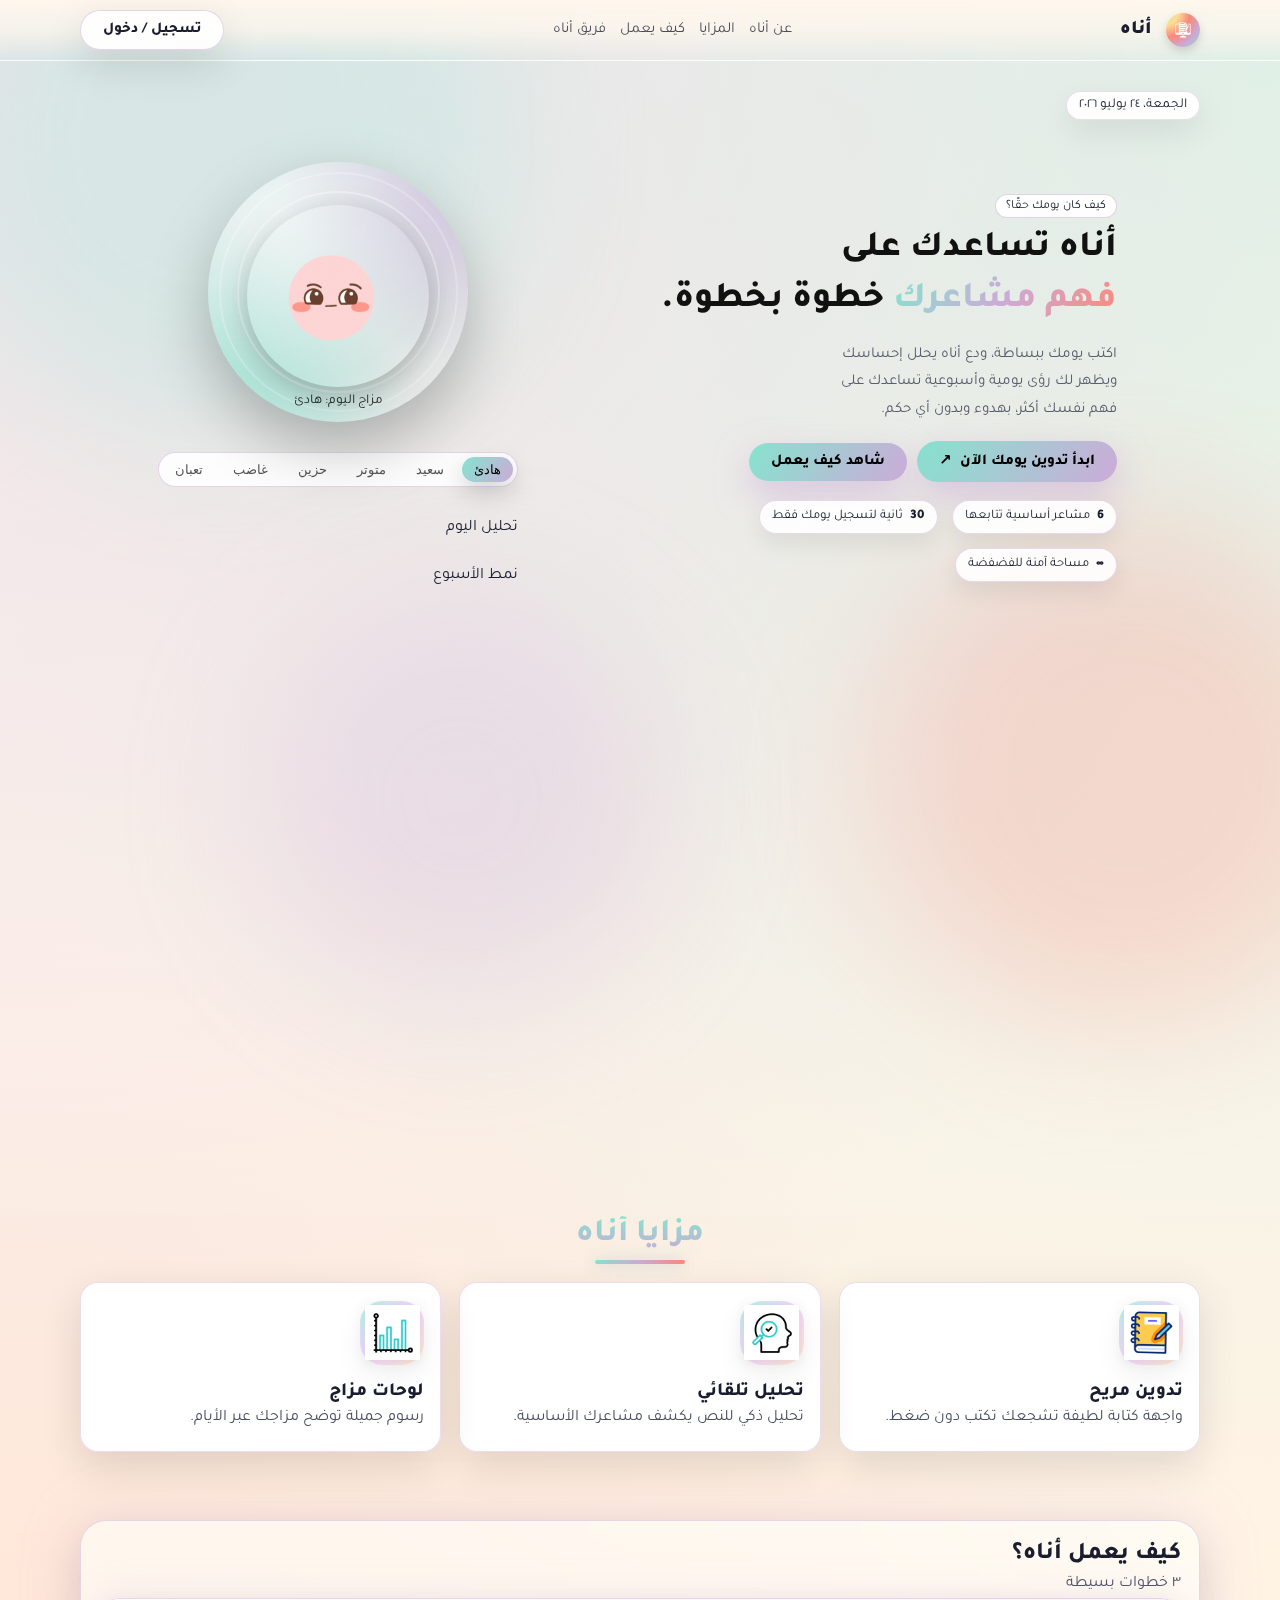
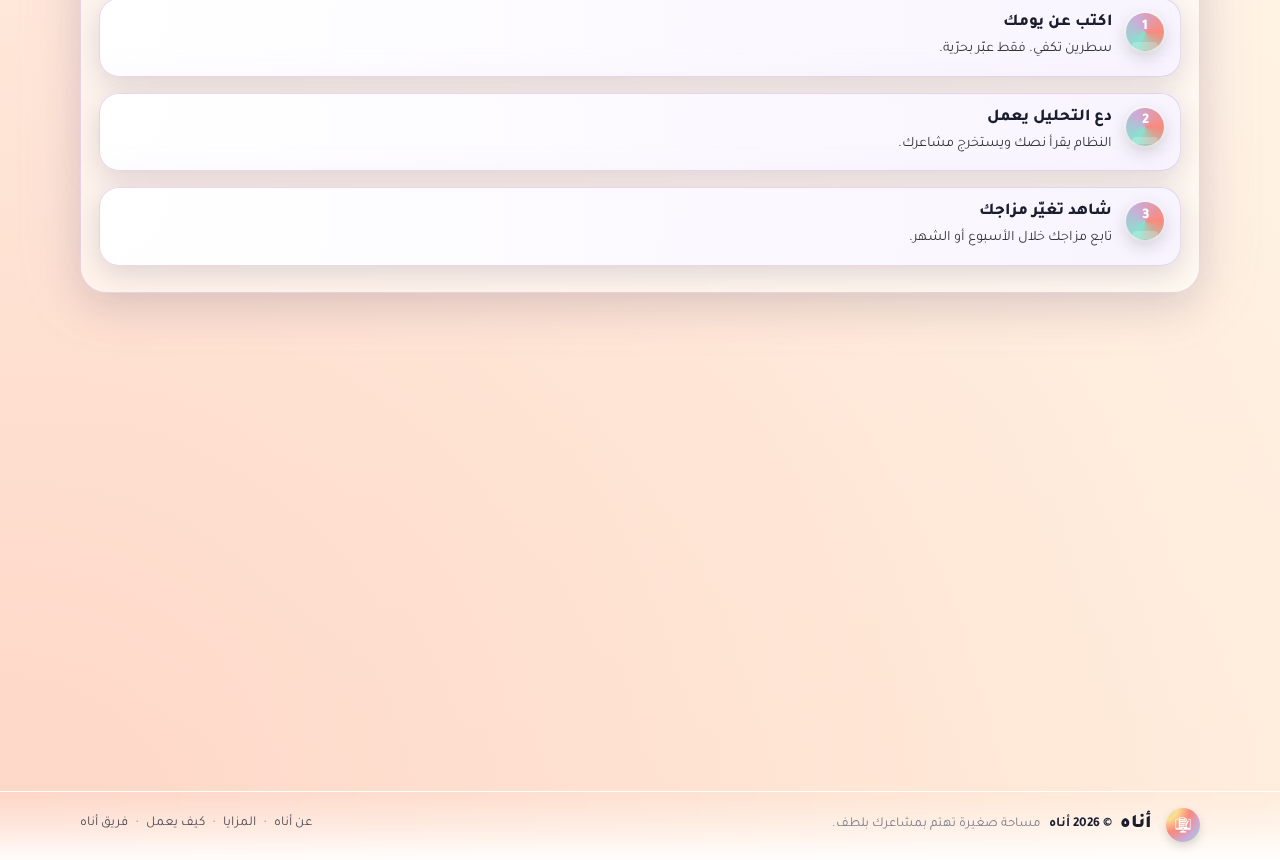
<file: index.html>
<!DOCTYPE html>
<html lang="ar" dir="rtl">
  <head>
    <meta charset="UTF-8" />
    <title>أناه | مساحة تهتم بمشاعرك</title>
    <meta name="viewport" content="width=device-width, initial-scale=1" />

    <!-- Tajawal font -->
    <link rel="preconnect" href="https://fonts.googleapis.com" />
    <link rel="preconnect" href="https://fonts.gstatic.com" crossorigin />
    <link
      href="https://fonts.googleapis.com/css2?family=Tajawal:wght@400;500;700;800;900&display=swap"
      rel="stylesheet"
    />

    <link rel="stylesheet" href="styles.css" />
  </head>
  <body class="page-welcome has-animated-bg">
    <!-- BACKGROUND BLOBS (FAIRY GLASS) -->
    <div class="bg-blobs">
      <div class="blob mint"></div>
      <div class="blob peach"></div>
      <div class="blob purple"></div>
    </div>

    <!-- HEADER -->
    <header class="site-header">
      <div class="shell">
        <nav class="nav">
          <!-- BRAND -->
          <a href="index.html" class="brand">
            <img src="images/anah.jpeg" alt="anah logo" class="brand-icon" />
            <span>أناه</span>
          </a>

          <!-- NAV LINKS -->
          <ul class="nav-links">
            <li><a href="#about" class="anim-underline">عن أناه</a></li>

            <li><a href="#features" class="anim-underline">المزايا</a></li>
            <li><a href="#flow" class="anim-underline">كيف يعمل</a></li>
            <li><a href="team.html" class="anim-underline">فريق أناه</a></li>
          </ul>

          <!-- AUTH -->
          <a href="SignOrLogin.html" class="pill-button pill-ghost"
            >تسجيل / دخول</a
          >
        </nav>
      </div>
    </header>

    <!-- MAIN CONTENT -->
    <main class="shell">
      <!-- DATE CHIP -->
      <div class="date-display reveal anim-fade-up">
        <span id="today-date"></span>
      </div>

      <!-- HERO SECTION -->
      <section class="hero-grid" id="start">
        <!-- RIGHT: COPY -->
        <div class="hero-copy reveal">
          <span class="hero-badge">كيف كان يومك حقًا؟</span>

          <h1 class="hero-heading">
            أناه تساعدك على
            <span class="hero-highlight">فهم مشاعرك</span>
            خطوة بخطوة.
          </h1>

          <p class="hero-subtext">
            اكتب يومك ببساطة، ودع أناه يحلل إحساسك ويظهر لك رؤى يومية وأسبوعية
            تساعدك على فهم نفسك أكثر، بهدوء وبدون أي حكم.
          </p>

          <div class="hero-main-actions">
            <a href="SignOrLogin.html" class="pill-button pill-primary">
              ابدأ تدوين يومك الآن
              <span class="pill-icon">↗</span>
            </a>

           <button class="ghost-link" data-scroll="#flow">
  شاهد كيف يعمل
</button>
          </div>

          <div class="hero-stats">
            <div class="stat">
              <span class="stat-number">6</span>
              <span class="stat-label">مشاعر أساسية تتابعها</span>
            </div>
            <div class="stat">
              <span class="stat-number">30</span>
              <span class="stat-label">ثانية لتسجيل يومك فقط</span>
            </div>
            <div class="stat">
              <span class="stat-number">∞</span>
              <span class="stat-label">مساحة آمنة للفضفضة</span>
            </div>
          </div>
        </div>

        <!-- LEFT: MOOD ORB -->
        <div class="hero-visual reveal">
          <div class="mood-orb" id="mood-orb">
            <div class="mood-orb-ring ring-1"></div>
            <div class="mood-orb-ring ring-2"></div>

            <!-- image instead of emoji -->
            <img
              id="mood-image"
              class="mood-orb-image"
              src="images/Ok.png"
              alt="مزاج اليوم"
            />

            <div class="mood-label" id="mood-label">مزاج اليوم: هادئ</div>
          </div>

          <div class="mood-chips">
            
            <button
              class="mood-chip is-active"
              data-mood="calm"
              data-label="مزاج اليوم: هادئ"
              data-image="images/Ok.png"
            >
              هادئ
            </button>
            <button
              class="mood-chip"
              data-mood="happy"
              data-label="مزاج اليوم: سعيد"
              data-image="images/Habby.png"
            >
              سعيد
            </button>
            <button
              class="mood-chip"
              data-mood="stressed"
              data-label="مزاج اليوم: متوتر"
              data-image="images/worried.png"
            >
              متوتر
            </button>
            <button
              class="mood-chip"
              data-mood="sad"
              data-label="مزاج اليوم: حزين"
              data-image="images/Sad.png"
            >
              حزين
            </button>
            <button
              class="mood-chip"
              data-mood="angry"
              data-label="مزاج اليوم: غاضب"
              data-image="images/Angry.png"
            >
              غاضب
            </button>
            <button
              class="mood-chip"
              data-mood="tired"
              data-label="مزاج اليوم: متعب"
              data-image="images/Tired.png"
            >
              تعبان
            </button>
          </div>

          <div class="mini-card-list">
            <div class="mini-card">
              <span class="mini-label">تحليل اليوم</span>
              <p class="mini-text type-soft">
                المشاعر الغالبة اليوم: رضا + هدوء.
              </p>
            </div>
            <div class="mini-card">
              <span class="mini-label">نمط الأسبوع</span>
              <p class="mini-text type-soft">
                الأيام الدراسية = مجهود أعلى، الإجازة = هدوء.
              </p>
            </div>
          </div>
        </div>
      </section>
      <!-- ABOUT SECTION -->
      <section class="about-anah" id="about">
        <div class="shell fade-up">
          <h2 class="about-title">عن أناه</h2>
          <div class="anim-separator"></div>
          <p class="about-sub">
            أناه هو مساحة شخصية هادئة تساعدك تلاحظ مشاعرك وتتعامل معها بوعي،
            بعيدًا عن الضجيج والتقييم والضغط. هنا… أنت تكتب لنفسك فقط، والنظام
            يعرض لك ملاحظات تساعدك تفهم ذاتك أكثر.
          </p>

          <div class="about-grid">
            <div class="about-card anim-glow-card">
              <h3>✦ لماذا أنشأنا أناه؟</h3>
              <p>
                لأننا نؤمن بأن المشاعر تحتاج مكان آمن يسمعها. كثير من الناس
                يمرّون بأيام صعبة أو جميلة دون ما يلاحظون نمط مشاعرهم، وهنا يأتي
                دور أناه ليلتقط هذه التفاصيل الصغيرة.
              </p>
            </div>

            <div class="about-card anim-glow-card">
              <h3>✦ كيف يساعدك؟</h3>
              <p>
                من خلال تحليل يومياتك، متابعة مزاجك، وعرض رؤية بسيطة عن أسبوعك
                وشهرك، يساعدك أناه تكتشف: متى تكون بأفضل حالاتك؟ ومتى تحتاج راحة
                أو دعم؟
              </p>
            </div>

            <div class="about-card anim-glow-card">
              <h3>✦ لمن صُمّم؟</h3>
              <p>
                لأي شخص يريد مساحة آمنة، بسيطة وجميلة، يسجّل شعوره دون حكم… فقط
                بصدق وراحة.
              </p>
            </div>
          </div>
        </div>
      </section>
      <!-- FEATURES -->
      <section class="features" id="features">
        <h2 class="reveal anim-fade-up">مزايا أناه</h2>
        <div class="anim-separator"></div>

        <div class="feature-grid">
          <!-- 1) Comfortable Journaling – Notebook -->
          <div class="feature anim-glow-card reveal">
            <div class="feature-icon">
              <img src="images/journal.gif" alt="دفتر التدوين" />
            </div>
            <h3>تدوين مريح</h3>
            <p>واجهة كتابة لطيفة تشجعك تكتب دون ضغط.</p>
          </div>

          <!-- 2) Automatic Analysis – Head + Lens -->
          <div class="feature anim-glow-card reveal">
            <div class="feature-icon">
              <img src="images/analyze.gif" alt="تحليل ذكي للمشاعر" />
            </div>
            <h3>تحليل تلقائي</h3>
            <p>تحليل ذكي للنص يكشف مشاعرك الأساسية.</p>
          </div>

         <!-- 3) Mood Boards – Graph -->
          <div class="feature anim-glow-card reveal">
            <div class="feature-icon">
              <img
                src="images/analysis-graph.gif"
                alt="لوحات مزاج ورسوم بيانية"
              />
            </div>
            <h3>لوحات مزاج</h3>
            <p>رسوم جميلة توضح مزاجك عبر الأيام.</p>
          </div>
        </div>
      </section>

      <!-- HOW IT WORKS -->
      <section class="section section-alt" id="flow">
        <div class="section-header reveal anim-fade-up">
          <h2>كيف يعمل أناه؟</h2>
          <p class="eyebrow">٣ خطوات بسيطة</p>
        </div>

        <ol class="flow-steps">
          <li class="flow-step reveal">
            <span class="step-number">1</span>
            <div class="step-body">
              <h3>اكتب عن يومك</h3>
              <p>سطرين تكفي. فقط عبّر بحرّية.</p>
            </div>
          </li>

          <li class="flow-step reveal">
            <span class="step-number">2</span>
            <div class="step-body">
              <h3>دع التحليل يعمل</h3>
              <p>النظام يقرأ نصك ويستخرج مشاعرك.</p>
            </div>
          </li>

          <li class="flow-step reveal">
            <span class="step-number">3</span>
            <div class="step-body">
              <h3>شاهد تغيّر مزاجك</h3>
              <p>تابع مزاجك خلال الأسبوع أو الشهر.</p>
            </div>
          </li>
        </ol>
      </section>

      <section class="why-anah shell fade-up">
        <h2>لماذا أناه؟</h2>
        <div class="anim-separator"></div>
        <p class="why-sub">
          مساحة تُصمَّم بعناية لتجعل يومك أبسط، أوضح، وأهدأ.
        </p>

        <div class="why-grid">
          <div class="why-card anim-glow-card">
            <h3>✦ مصمّم ليكون لطيفًا</h3>
            <p>ألوان هادئة، عناصر بسيطة، وخبرة مستخدم تهدّئ ولا تربك.</p>
          </div>

          <div class="why-card anim-glow-card">
            <h3>✦ بدون أي حكم</h3>
            <p>أناه يفهم مشاعرك، لكنه لا يقيّمك. فقط يعرض لك الصورة بصدق.</p>
          </div>

          <div class="why-card anim-glow-card">
            <h3>✦ يسهّل عليك ملاحظة نفسك</h3>
            <p>
              تتبّع أسبوعي وشهري يساعدك تشوف التغيّرات الصغيرة اللي تصنع فرق.
            </p>
          </div>

          <div class="why-card anim-glow-card">
            <h3>✦ 30 ثانية يوميًا فقط</h3>
            <p>
              لا تحتاج وقت طويل. سطرين يوميًا تكفي لبداية رحلة جميلة مع ذاتك.
            </p>
          </div>
        </div>
      </section>
    </main>

    <!-- FOOTER -->
    <footer class="site-footer">
      <div class="shell footer-row">
        <div class="footer-left">
          <a href="index.html" class="brand">
            <img src="images/anah.jpeg" alt="anah logo" class="brand-icon" />
            <span>أناه</span>
          </a>
          <span class="footer-copy"> © <span id="year"></span> أناه </span>
          <span class="footer-tagline"> مساحة صغيرة تهتم بمشاعرك بلطف. </span>
        </div>

        <nav class="footer-links">
          <a href="#about">عن أناه</a>
          <span class="footer-dot">·</span>
          <a href="#features">المزايا</a>
          <span class="footer-dot">·</span>
           <a href="#flow">كيف يعمل</a>
          <span class="footer-dot">·</span>
          <a href="team.html">فريق أناه</a>
        </nav>
      </div>
    </footer>
    <button id="backTop" class="back-top">↑</button>
    <script src="utils.js"></script>
    <script src="app.js"></script>
  </body>
</html>
</file>
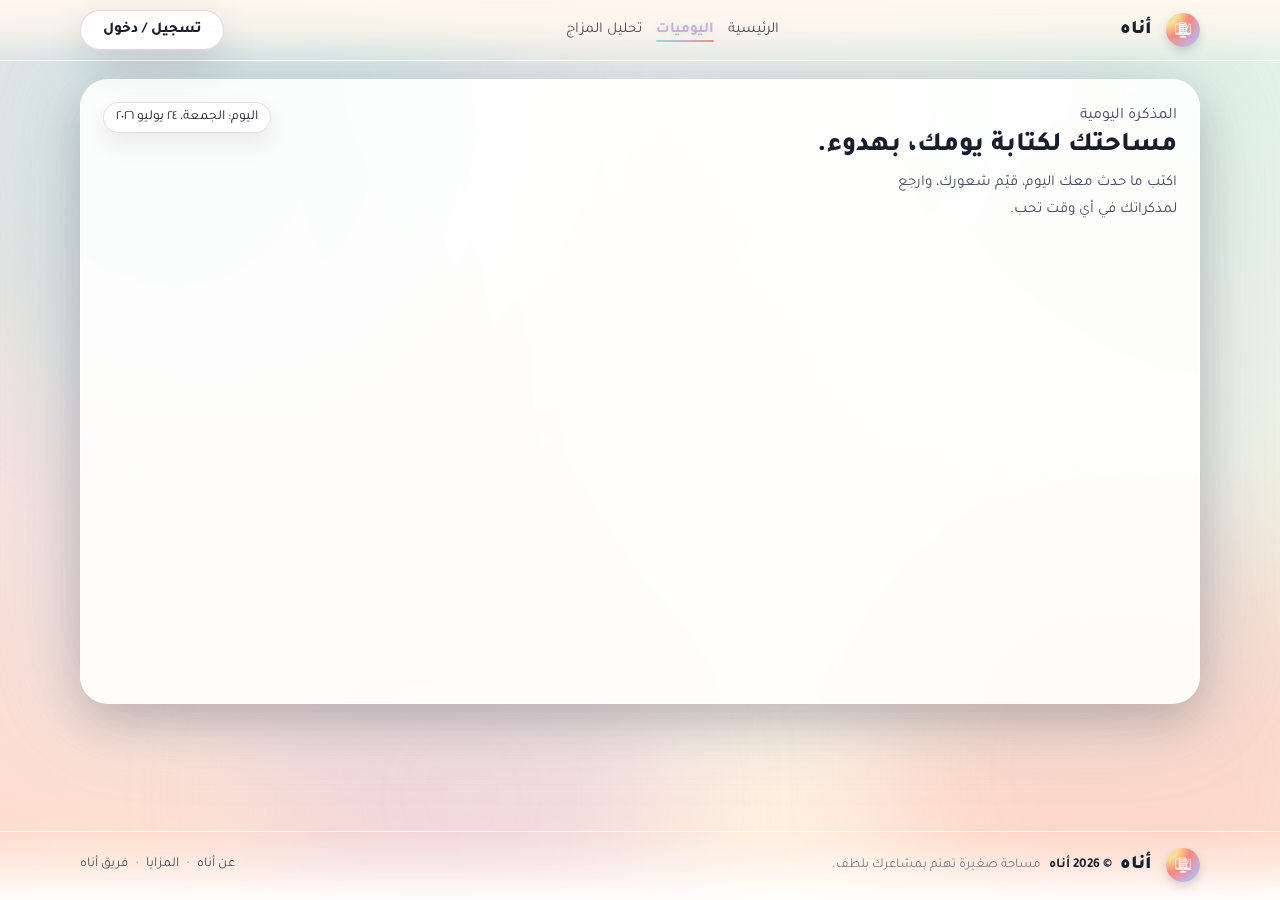
<file: journal.html>
<!DOCTYPE html>
<html lang="ar" dir="rtl">
  <head>
    <meta charset="UTF-8" />
    <meta name="viewport" content="width=device-width, initial-scale=1" />
    <title>أناه | المذكرة اليومية</title>

    <link rel="stylesheet" href="styles.css" />

    <!-- ===========================
         Google Fonts: Tajawal
    =========================== -->
    <link rel="preconnect" href="https://fonts.googleapis.com" />
    <link rel="preconnect" href="https://fonts.gstatic.com" crossorigin />
    <link
      href="https://fonts.googleapis.com/css2?family=Tajawal:wght@400;500;700;800;900&display=swap"
      rel="stylesheet"
    />

    <!-- ===========================
         Icon Libraries
    =========================== -->
    <link
      rel="stylesheet"
      href="https://cdnjs.cloudflare.com/ajax/libs/font-awesome/6.5.0/css/all.min.css"
    />
    <!-- Flaticon Solid Icons -->
    <link
      rel="stylesheet"
      href="https://cdn-uicons.flaticon.com/2.5.1/uicons-solid-rounded/css/uicons-solid-rounded.css"
    />
  </head>
  <body class="page-journal has-animated-bg">

    <!-- ===========================
         Background Animated Blobs
    =========================== -->
    <div class="bg-blobs">
      <div class="blob mint"></div>
      <div class="blob peach"></div>
      <div class="blob purple"></div>
    </div>

    <!-- ===========================
         Site Header & Navigation
    =========================== -->
    <header class="site-header">
      <div class="shell">
        <nav class="nav">
          <!-- Brand Logo -->
          <a href="index.html" class="brand">
            <img src="images/anah.jpeg" alt="anah logo" class="brand-icon" />
            <span>أناه</span>
          </a>
          <!-- Navigation Links -->
          <ul class="nav-links">
            <li><a href="home.html" class="anim-underline">الرئيسية</a></li>
            <li>
              <a href="journal.html" class="active anim-underline">اليوميات</a>
            </li>
            <li>
              <a href="analyze.html" class="anim-underline">تحليل المزاج</a>
            </li>
          </ul>
          <!-- Auth Button -->
          <a
            id="authButton"
            href="SignOrLogin.html"
            class="pill-button pill-ghost"
          >
            تسجيل / دخول
          </a>
        </nav>
      </div>
    </header>
    
    <!-- ===========================
         Main Content Area
    =========================== -->
    <main class="shell journal-main journal-container">
      <!-- ===== Page Header ===== -->
      <header class="journal-header-top">
        <div>
          <p class="eyebrow">المذكرة اليومية</p>
          <h1>مساحتك لكتابة يومك، بهدوء.</h1>
          <p class="journal-lead">
            اكتب ما حدث معك اليوم، قيّم شعورك، وارجع لمذكراتك في أي وقت تحب.
          </p>
        </div>
        <!-- Today's Date -->
        <div class="journal-meta-chip">
          <span>اليوم:</span>
          <span id="journal-today"></span>
        </div>
      </header>

      <!-- ===========================
           Split Layout (Sidebar + Editor)
      =========================== -->
      <section class="journal-split-layout slide-right">

        <!-- ===========================
             Sidebar
        =========================== -->
        <aside class="journal-sidebar">
          <!-- ===== Mood Rating Card ===== -->
          <section class="journal-card rating-card">
            <h2>قيّم شعورك اليوم</h2>

            <!-- Rating Stars -->
            <div id="rating" class="rating-stars">
              <button type="button" data-v="1">★</button>
              <button type="button" data-v="2">★</button>
              <button type="button" data-v="3">★</button>
              <button type="button" data-v="4">★</button>
              <button type="button" data-v="5">★</button>
            </div>

            <!-- Rating Display Text -->
            <div id="ratingText" class="rating-text">قيّم يومك: 0/5</div>
          </section>

          <!-- ===== Writing Streak Card ===== -->
          <section class="journal-card streak-card">
            <h2>سلسلة الكتابة</h2>

            <!-- Current Streak -->
            <div class="streak-row">
              <span>أيام متتالية</span>
              <strong id="curStreak">0</strong>
            </div>
            <!-- Best Streak -->
            <div class="streak-row">
              <span>أفضل سلسلة</span>
              <strong id="bestStreak">0</strong>
            </div>
          </section>

          <!-- Achievements Toggle Button -->
          <button id="showAchv" class="journal-link-btn">
            <i class="fi fi-sr-trophy"></i>
            عرض الإنجازات
          </button>

          <!-- ===== Achievements List ===== -->
          <section
            id="achievements"
            class="journal-card achievements-card"
            hidden
          >
            <h2>إنجازاتك</h2>
            <div id="achvList" class="achievements-list">
              <!-- Achievement Item -->
              <div class="achv-card" id="achv-1">
                <div class="achv-content">
                  <span class="achv-icon">🔒</span>
                  <div class="achv-text">
                    <strong>بداية الرحلة</strong>
                    <small>كتابة أول مذكرة</small>
                  </div>
                </div>
                <span class="achv-badge">مغلق</span>
              </div>

              <div class="achv-card" id="achv-2">
                <div class="achv-content">
                  <span class="achv-icon">🔒</span>
                  <div class="achv-text">
                    <strong>حماس</strong>
                    <small>3 أيام متتالية</small>
                  </div>
                </div>
                <span class="achv-badge">مغلق</span>
              </div>

              <div class="achv-card" id="achv-3">
                <div class="achv-content">
                  <span class="achv-icon">🔒</span>
                  <div class="achv-text">
                    <strong>كاتب نشيط</strong>
                    <small>5 مذكرات إجمالاً</small>
                  </div>
                </div>
                <span class="achv-badge">مغلق</span>
              </div>

              <div class="achv-card" id="achv-4">
                <div class="achv-content">
                  <span class="achv-icon">🔒</span>
                  <div class="achv-text">
                    <strong>أسبوع كامل</strong>
                    <small>7 أيام متتالية</small>
                  </div>
                </div>
                <span class="achv-badge">مغلق</span>
              </div>
            </div>
          </section>
        </aside>

        <!-- ===========================
             Journal Editor Panel
        =========================== -->
        <section class="journal-editor-panel">
          <section class="journal-card editor-card">
            <!-- Editor Header -->
            <header class="editor-header">
              <div>
                <h2>مذكرتك لليوم</h2>
                <p class="editor-hint">
                  يمكنك كتابة مذكرة واحدة لكل يوم. في حال حفظ أكثر من مذكرة في
                  اليوم نفسه، سيتم الاحتفاظ بآخر نسخة فقط.
                </p>
              </div>
            </header>

            <!-- Note Info Section -->
            <div class="note-info" id="noteInfo">
              <i class="fi fi-sr-info"></i>
              <p>
                حرصًا على دقة تحليل مشاعرك، يُفضّل كتابة
                <strong>مذكرة واحدة يوميًا</strong>. بعد الحفظ، سيظهر لك تحليل
                سريع لمشاعرك في هذه المساحة.
              </p>
            </div>

            <!-- Note Input Area -->
            <label class="sr-only" for="note">مذكرتك</label>
            <textarea
              id="note"
              class="note-area"
              placeholder="اكتب عن يومك، ما الذي حدث؟ كيف كان شعورك في المواقف المختلفة؟"
            ></textarea>

            <!-- Editor Action Buttons -->
            <div class="editor-actions">
              <div class="editor-actions-left">
                <button id="save" class="pill-button pill-primary">
                  حفظ المذكرة
                </button>
                <button id="clearToday" class="pill-button pill-ghost">
                  مسح مذكرة اليوم
                </button>
              </div>
              <button id="showAll" class="journal-link-btn">
                <i class="fa-regular fa-folder-open"></i>
                عرض كل المذكرات
              </button>
            </div>
          </section>
        </section>
      </section>

       <!-- ===========================
           All Entries Section
      =========================== -->
      <section id="allEntries" class="journal-card all-entries-card" hidden>
        <header class="all-entries-header">
          <h2>كل مذكراتك</h2>
          <p>اضغط على أي يوم لعرض المذكرة كاملة.</p>

          <!-- Rating Filter -->
          <div class="entries-filters">
            <span class="entries-filters-label">تصفية حسب التقييم:</span>
            <div class="entries-filter-buttons" id="ratingFilter">
              <button
                type="button"
                class="rating-filter is-active"
                data-rating="all"
              >
                الكل
              </button>
              <button type="button" class="rating-filter" data-rating="5">
                5 نجوم
              </button>
              <button type="button" class="rating-filter" data-rating="4">
                4 نجوم
              </button>
              <button type="button" class="rating-filter" data-rating="3">
                3 نجوم
              </button>
              <button type="button" class="rating-filter" data-rating="2">
                2 نجوم
              </button>
              <button type="button" class="rating-filter" data-rating="1">
                1 نجمة
              </button>
            </div>
          </div>
        </header>

        <!-- Entries List -->
        <div id="entries" class="entries-list"></div>
      </section>
    </main>

    <!-- ===========================
         Modals
    =========================== -->

    <!-- View Entry Modal -->
    <div id="viewModal" class="journal-modal" hidden>
      <div class="journal-modal-dialog">
        <button id="closeModal" class="journal-modal-close" aria-label="إغلاق">
          ×
        </button>
        <div id="viewContent" class="journal-modal-content"></div>
      </div>
    </div>

    <!-- Delete Confirmation Modal -->
    <div id="deleteConfirmModal" class="journal-modal" hidden>
      <div class="journal-modal-dialog confirm-dialog">
        <h3 class="modal-title">هل أنت متأكد؟</h3>
        <p class="modal-desc">
          سيتم حذف مذكرة اليوم نهائياً ولا يمكن استعادتها.
        </p>
        <div class="modal-actions">
          <button
            id="confirmDeleteBtn"
            class="pill-button pill-primary btn-danger"
          >
            نعم، احذفها
          </button>
          <button id="cancelDeleteBtn" class="pill-button pill-ghost">
            تراجع
          </button>
        </div>
      </div>
    </div>

    <!-- Empty Note Warning Modal -->
    <div id="emptyNoteModal" class="journal-modal" hidden>
      <div class="journal-modal-dialog empty-dialog">
        <div class="modal-icon">✍️</div>
        <h3 class="modal-title">مذكرة فارغة!</h3>
        <p class="modal-desc">
          لا يمكن حفظ صفحة بيضاء.<br />اكتبي شيئاً بسيطاً عن يومك أولاً.
        </p>
        <button
          id="closeEmptyNoteModal"
          class="pill-button pill-primary btn-full"
        >
          حسناً، سأكتب
        </button>
      </div>
    </div>

    <!-- ===========================
         Footer
    =========================== -->
    <footer class="site-footer">
      <div class="shell footer-row">
        <div class="footer-left">
          <a href="index.html" class="brand">
            <img src="images/anah.jpeg" alt="anah logo" class="brand-icon" />
            <span>أناه</span>
          </a>
          <span class="footer-copy"> © <span id="year"></span> أناه </span>
          <span class="footer-tagline"> مساحة صغيرة تهتم بمشاعرك بلطف. </span>
        </div>

        <nav class="footer-links">
          <a href="#about">عن أناه</a>
          <span class="footer-dot">·</span>
          <a href="#features">المزايا</a>
          <span class="footer-dot">·</span>
          <a href="team.html">فريق أناه</a>
        </nav>
      </div>
    </footer>

     <!-- ===========================
         JavaScript Files
    =========================== -->
    <script src="utils.js"></script>
    <script src="lexicon-analyzer.js"></script>
    <script src="journal.js"></script>
    <script src="home.js"></script>
  </body>
</html>
</file>
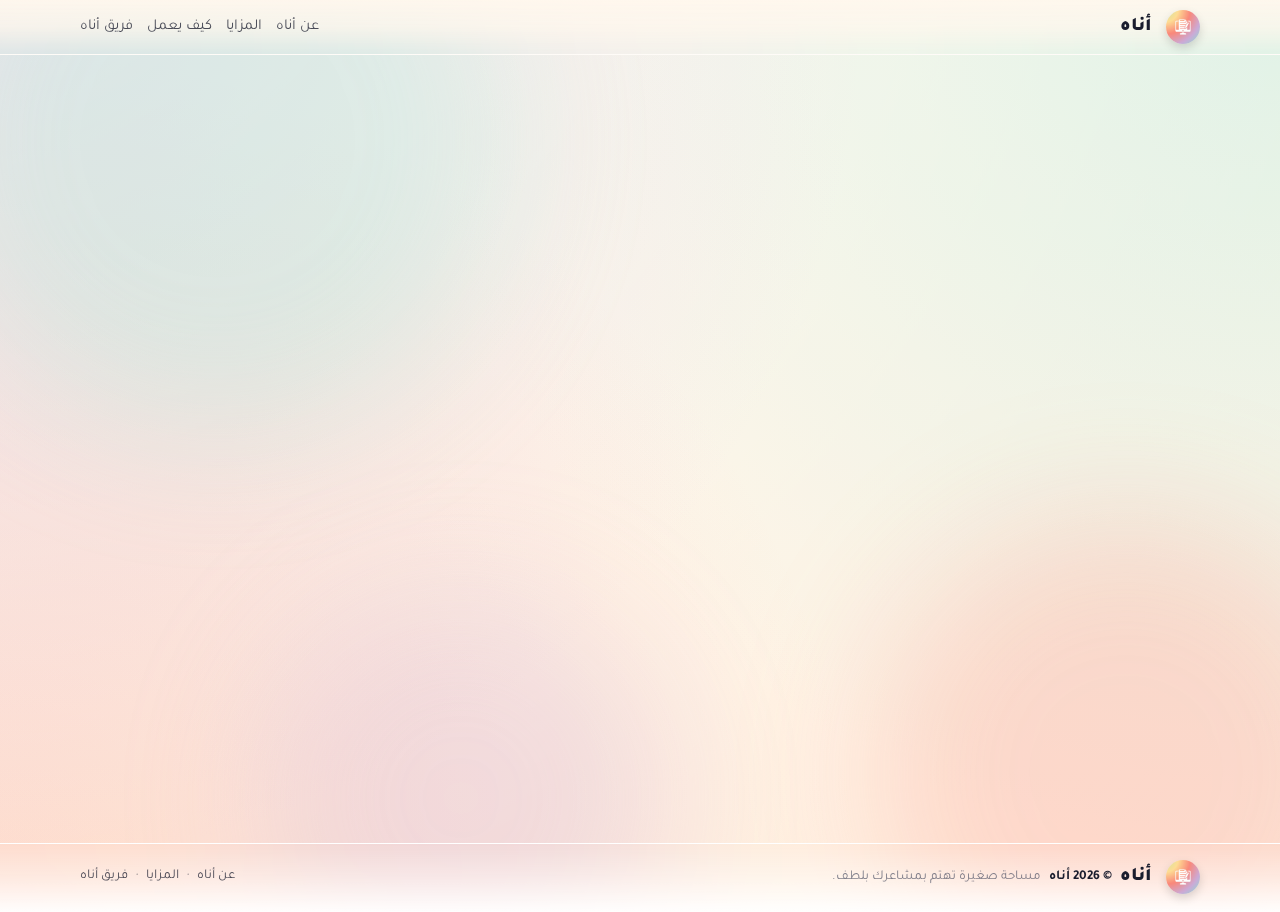
<file: SignOrLogin.html>
<!DOCTYPE html>
<html lang="ar" dir="rtl">
  <head>
    <meta charset="utf-8" />
    <meta name="viewport" content="width=device-width, initial-scale=1" />

    <!-- Page title displayed in the browser tab -->
    <title>أناه | تسجيل الدخول أو إنشاء حساب</title>

    <!-- Main stylesheet for layout and styling -->
    <link rel="stylesheet" href="styles.css" />

    <link rel="preconnect" href="https://fonts.googleapis.com" />
    <link rel="preconnect" href="https://fonts.gstatic.com" crossorigin />
    <link
      href="https://fonts.googleapis.com/css2?family=Tajawal:wght@400;500;700;800;900&display=swap"
      rel="stylesheet"
    />
  </head>

  <body class="page-auth has-animated-bg">

    <!-- Animated background blobs for visual enhancement -->
    <div class="bg-blobs">
      <div class="blob mint"></div>
      <div class="blob peach"></div>
      <div class="blob purple"></div>
    </div>

    <!-- Main site header and navigation -->
    <header class="site-header">
      <div class="shell">
        <nav class="nav">
          <!-- BRAND -->
          <a href="index.html" class="brand">
            <img src="images/anah.jpeg" alt="anah logo" class="brand-icon" />
            <span>أناه</span>
          </a>

          <!-- NAV LINKS -->
          <ul class="nav-links">
            <li><a href="index.html#about" class="anim-underline">عن أناه</a></li>

            <li><a href="index.html#features" class="anim-underline">المزايا</a></li>
            <li><a href="index.html#flow" class="anim-underline">كيف يعمل</a></li>
            <li><a href="team.html" class="anim-underline">فريق أناه</a></li>
          </ul>

        
          
        </nav>
      </div>
    </header>

    <!-- Main split layout for auth page -->
    <main class="auth-split">

      <!-- Left panel with image and overlay text -->
      <div class="auth-image-panel slide-right">
        <div class="image-inner">
          <img src="images/img3.gif" alt="Emotional Space" />
          <div class="image-overlay-text">
            <h3>مساحتك الهادئة</h3>
            <p>دوّن مشاعرك وتعرّف على نفسك أكثر.</p>
          </div>
        </div>
      </div>

      <!-- Right panel for login/signup forms -->
      <section class="auth-panel-wrapper slide-right">
        <div class="auth-card dark-glass-card anim-glass-in">

          <!-- Tabs for switching between Login and Signup -->
          <div class="auth-tabs">
            <button class="auth-tab active" data-target="login-panel">تسجيل الدخول</button>
            <button class="auth-tab" data-target="signup-panel">إنشاء حساب</button>
          </div>

          <!-- LOGIN FORM -->
          <form id="login-panel" class="auth-panel active" novalidate>
            <h1 class="auth-title">مرحبًا بعودتك</h1>
            <p class="auth-sub">أدخل بريدك وكلمة المرور للمتابعة.</p>

            <!-- Email input field -->
            <div class="field">
              <label for="login-email">البريد الإلكتروني</label>
              <div class="input">
                <input id="login-email" type="email" placeholder="name@email.com" required />
              </div>
            </div>

            <!-- Password input field with peek toggle -->
            <div class="field">
              <label for="login-password">كلمة المرور</label>
              <div class="input">
                <input id="login-password" type="password" placeholder="••••••••" required />
                <button class="peek" type="button">
                  <img src="images/eyebrow.png" class="peek-icon" alt="إظهار كلمة المرور" />
                </button>
              </div>
            </div>

            <!-- Remember me checkbox and forgot password link -->
            <div class="row between">
              <label class="tick"><input type="checkbox" id="remember-me" /> تذكّرني</label>
              <a class="link" href="#" id="forgot-password-link">نسيت كلمة المرور؟</a>
            </div>

            <!-- Submit button -->
            <button type="submit" class="auth-btn-main">دخول</button>

            <!-- Switch to signup form -->
            <p class="auth-switch">
              ليس لديك حساب؟
              <button class="swap-btn" data-swap="signup">إنشاء حساب</button>
            </p>
          </form>

          <!-- SIGNUP FORM -->
          <form id="signup-panel" class="auth-panel" novalidate>
            <h1 class="auth-title">إنشاء حساب جديد</h1>
            <p class="auth-sub">ابدأ رحلتك مع أناه الآن.</p>

            <!-- Name input -->
            <div class="field">
              <label for="signup-name">الاسم الكامل</label>
              <div class="input">
                <input id="signup-name" type="text" required />
              </div>
            </div>

            <!-- Email input -->
            <div class="field">
              <label for="signup-email">البريد الإلكتروني</label>
              <div class="input">
                <input id="signup-email" type="email" required />
              </div>
            </div>

            <!-- Password input with peek toggle and strength meter -->
            <div class="field">
              <label for="signup-password">كلمة المرور</label>
              <div class="input">
                <input id="signup-password" type="password" required />
                <button class="peek" type="button">
                  <img src="images/eyebrow.png" class="peek-icon" alt="إظهار كلمة المرور" />
                </button>
              </div>
              <div class="password-strength" id="signup-strength">
                <span class="pw-label">
                  قوة كلمة المرور: <span id="signup-strength-text">—</span>
                </span>
                <div class="pw-bar">
                  <span class="pw-bar-fill"></span>
                </div>
              </div>
            </div>

            <!-- Password confirmation -->
            <div class="field">
              <label for="signup-password-confirm">تأكيد كلمة المرور</label>
              <div class="input">
                <input id="signup-password-confirm" type="password" required />
                <button class="peek" type="button">
                  <img src="images/eyebrow.png" class="peek-icon" alt="إظهار كلمة المرور" />
                </button>
              </div>
            </div>

            <!-- Submit button -->
            <button type="submit" class="auth-btn-main">إنشاء حساب</button>

            <!-- Switch to login form -->
            <p class="auth-switch">
              لديك حساب؟
              <button class="swap-btn" data-swap="signup">تسجيل الدخول</button>
            </p>
          </form>
        </div>
      </section>
    </main>

    <!-- Modal for authentication errors -->
    <div id="authErrorModal" class="journal-modal" hidden>
      <div class="journal-modal-dialog dialog-centered">
        <div class="modal-icon">
          <img src="images/error.png" alt="تنبيه" class="modal-icon-img" />
        </div>
        <h3 class="modal-title">تنبيه</h3>
        <p class="modal-body" id="authErrorMessage" style="margin-bottom: 20px; color: #555;">
          بيانات الدخول غير صحيحة.
        </p>
        <button id="closeAuthError" class="pill-button pill-primary full-width"
          style="background: #ff6b6b; color: white; box-shadow: 0 10px 25px rgba(255, 107, 107, 0.4);">
          حاول مرة أخرى
        </button>
      </div>
    </div>
<div id="successModal" class="journal-modal" hidden>
  <div class="journal-modal-dialog dialog-centered" style="max-width: 380px;">
    
    <div class="modal-icon" style="font-size: 3rem; margin-bottom: 10px;">🎉</div>
    
    <h3 class="modal-title">تمت العملية بنجاح!</h3>
    
    <p class="modal-body" style="margin-bottom: 20px; color: #555;">
      تم إنشاء حسابك بنجاح. يمكنك الآن تسجيل الدخول والبدء في رحلتك.
    </p>
    
    <button id="closeSuccessModal" class="pill-button pill-primary full-width">
      تسجيل الدخول
    </button>
    
  </div>
</div>
    <!-- Footer section -->
    <footer class="site-footer">
      <div class="shell footer-row">
        <div class="footer-left">
          <a href="index.html" class="brand">
            <img src="images/anah.jpeg" alt="anah logo" class="brand-icon" />
            <span>أناه</span>
          </a>
          <span class="footer-copy"> © <span id="year"></span> أناه </span>
          <span class="footer-tagline"> مساحة صغيرة تهتم بمشاعرك بلطف. </span>
        </div>

        <!-- Footer navigation links -->
        <nav class="footer-links">
          <a href="index.html#about">عن أناه</a>
          <span class="footer-dot">·</span>
          <a href="index.html#features">المزايا</a>
          <span class="footer-dot">·</span>
          <a href="team.html">فريق أناه</a>
        </nav>
      </div>
    </footer>

    <!-- Linked JavaScript for auth functionality -->
    <script src="signOrlogin.js"></script>
  </body>
</html>
</file>
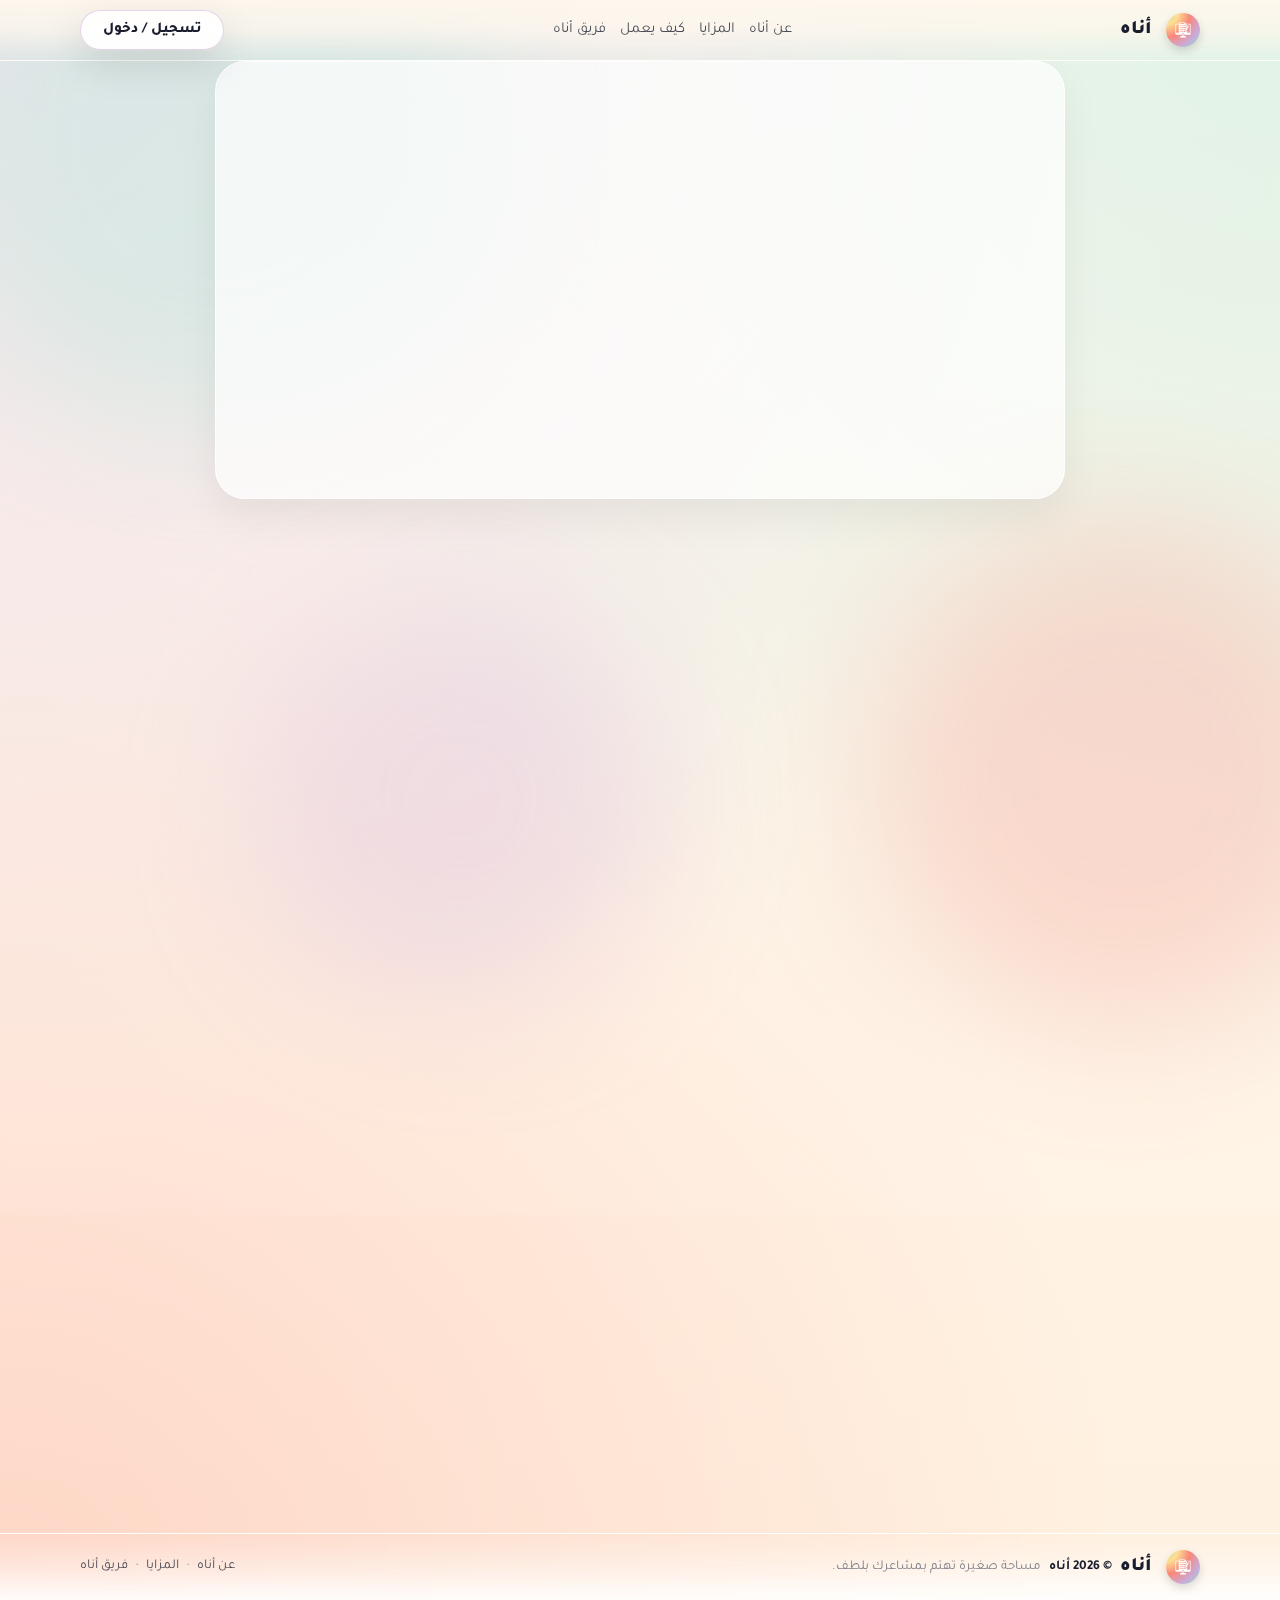
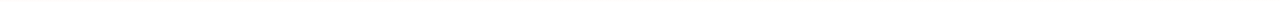
<file: team.html>
<!DOCTYPE html>
<html lang="ar" dir="rtl">
  <head>
    <meta charset="UTF-8" />
    <meta name="viewport" content="width=device-width, initial-scale=1" />

    <!-- Page title -->
    <title>أناه | فريق أناه</title>

    <!-- Main stylesheet -->
    <link rel="stylesheet" href="styles.css" />

    <!-- Tajawal font for Arabic UI -->
    <link
      href="https://fonts.googleapis.com/css2?family=Tajawal:wght@400;500;700;800;900&display=swap"
      rel="stylesheet"
    />
  </head>

  <body class="page-team has-animated-bg">

    <!-- Animated background blobs for visual enhancement -->
    <div class="bg-blobs">
      <div class="blob mint"></div>
      <div class="blob peach"></div>
      <div class="blob purple"></div>
    </div>

    <!-- HEADER -->
    <header class="site-header">
      <div class="shell">
        <nav class="nav">
          <!-- BRAND logo linking to homepage -->
          <a href="index.html" class="brand">
            <img src="images/anah.jpeg" alt="anah logo" class="brand-icon" />
            <span>أناه</span>
          </a>

          <!-- NAVIGATION LINKS -->
          <ul class="nav-links">
            <li><a href="index.html#about" class="anim-underline">عن أناه</a></li>
            <li><a href="index.html#features" class="anim-underline">المزايا</a></li>
            <li><a href="index.html#flow" class="anim-underline">كيف يعمل</a></li>
            <li><a href="team.html" class="anim-underline">فريق أناه</a></li>
          </ul>

          <!-- AUTH button -->
          <a href="SignOrLogin.html" class="pill-button pill-ghost">تسجيل / دخول</a>
        </nav>
      </div>
    </header>

    <!-- HERO section with title and intro text -->
    <section class="team-hero shell">
      <h1 class="team-title fade-up">
        وراء هذه المساحة يقف فريق يحب التفاصيل الهادئة.
      </h1>
      <p class="team-sub fade-up">
        صنعنا أناه لتكون أقرب لمذكّرة لطيفة تفهم شعورك قبل الأرقام. نجرّب، نحلّ،
        ونعني بالتجربة أن تكون بسيطة ومريحة قدر الإمكان.
      </p>

      <!-- Intro bubble with additional message -->
      <div class="team-intro-bubble fade-up">
        نؤمن أن التقنية يمكن أن تكون لطيفة وداعمة.
        <span>🎨</span>
        <br />
        كل شاشة صُممت لتشعرك بالراحة لا بالضغط.
      </div>
    </section>

    <!-- TEAM GRID displaying all members -->
    <section class="team-grid shell fade-up">
      <!-- Team member card -->
      <div class="team-card">
        <div class="team-avatar">DG</div>
        <h3>دانة الغامدي</h3>
        <p class="team-role">طالبة علوم حاسب</p>
        <p class="team-desc">
          تهتم بتناسق الواجهات وتنسيق التفاصيل بعناية فائقة.
        </p>
      </div>

      <div class="team-card">
        <div class="team-avatar">GA</div>
        <h3>غلا عدنان</h3>
        <p class="team-role">طالبة علوم حاسب</p>
        <p class="team-desc">
          تؤمن بأن الإتقان في كل خطوة هو ما يصنع التجربة الراقية.
        </p>
      </div>

      <div class="team-card">
        <div class="team-avatar">RG</div>
        <h3>رغد الغامدي</h3>
        <p class="team-role">طالبة علوم حاسب</p>
        <p class="team-desc">
          تحب تحويل الأفكار إلى واجهة هادئة وواضحة للمستخدم.
        </p>
      </div>

      <div class="team-card">
        <div class="team-avatar">GG</div>
        <h3>غدي الغامدي</h3>
        <p class="team-role">طالبة علوم حاسب</p>
        <p class="team-desc">
          تهتم تجربة المستخدم وجمال تفاصيل الواجهات البرمجية.
        </p>
      </div>

      <div class="team-card">
        <div class="team-avatar">RD</div>
        <h3>ريناد الدوسري</h3>
        <p class="team-role">طالبة علوم حاسب</p>
        <p class="team-desc">
          تحب كتابة الأكواد النظيفة وتصميم الحلول المبتكرة.
        </p>
      </div>
    </section>

    <!-- OUTRO BANNER -->
    <section class="team-outro shell fade-up anim">
      <h2>معًا نبني أناه 🤍</h2>
      <p>
        إيماننا أن التقنية يمكن أن تكون لطيفة، ذكية، وتحدث فرقًا حقيقيًا في حياة
        الناس.
      </p>
    </section>

    <!-- FOOTER -->
    <footer class="site-footer">
      <div class="shell footer-row">
        <div class="footer-left">
          <!-- Brand logo and copyright -->
          <a href="index.html" class="brand">
            <img src="images/anah.jpeg" alt="anah logo" class="brand-icon" />
            <span>أناه</span>
          </a>
          <span class="footer-copy"> © <span id="year"></span> أناه </span>
          <span class="footer-tagline"> مساحة صغيرة تهتم بمشاعرك بلطف. </span>
        </div>

        <!-- Footer navigation links -->
        <nav class="footer-links">
          <a href="index.html#about">عن أناه</a>
          <span class="footer-dot">·</span>
          <a href="index.html#features">المزايا</a>
          <span class="footer-dot">·</span>
          <a href="team.html">فريق أناه</a>
        </nav>
      </div>
    </footer>
<script src="utils.js"></script>

  </body>
</html>
</file>
<file: styles.css>
/* =========================================================
   Anah
   ========================================================= */

/* ---------- Root variables ---------- */
:root {
  --mint: #86e3ce;
  --green: #d0e6a5;
  --yellow: #ffdd94;
  --peach: #fa897b;
  --purple: #ccabd8;

  --headText: linear-gradient(180deg, #86e3ce 0%, #ccabd8 100%);
  --text-main: #1a1d2e;
  --text-soft: #4b4f63;

  --radius-xxl: 30px;
  --radius-xl: 24px;
  --radius-lg: 18px;
  --radius-md: 14px;
  --radius-pill: 999px;

  --shadow-soft: 0 14px 40px rgba(0, 0, 0, 0.12);
  --shadow-strong: 0 26px 70px rgba(0, 0, 0, 0.22);

  --t-fast: 120ms ease-out;
  --t-med: 220ms ease-out;
}
/* =========================================================
   RESET + BASE
   ========================================================= */

*,
*::before,
*::after {
  box-sizing: border-box;
}

html {
  scroll-behavior: smooth;
  scroll-behavior: smooth;
}
#about,
#features,
#flow,
.why-anah {
  scroll-margin-top: 90px;  
}

body {
  margin: 0;
  font-family: "Tajawal", "Cairo", system-ui, -apple-system, BlinkMacSystemFont,
    "Segoe UI", sans-serif;
  direction: rtl;
  text-align: right;
  color: var(--text-main);
  min-height: 100vh;
  overflow-x: hidden;
}
/* pastel animated background */
body.has-animated-bg {
  background: radial-gradient(
      circle at 0% 0%,
      rgba(204, 171, 216, 0.35),
      transparent 55%
    ),
    radial-gradient(
      circle at 100% 0%,
      rgba(134, 227, 206, 0.28),
      transparent 55%
    ),
    radial-gradient(
      circle at 0% 100%,
      rgba(250, 137, 123, 0.26),
      transparent 55%
    ),
    linear-gradient(180deg, #fff7ed 0%, #fff1e0 100%);
}

body.has-animated-bg::before {
  content: "";
  position: fixed;
  inset: -35%;
  z-index: -2;
  pointer-events: none;
  background: radial-gradient(
      circle at 10% 0%,
      rgba(255, 255, 255, 0.7),
      transparent 55%
    ),
    radial-gradient(
      circle at 90% 100%,
      rgba(255, 255, 255, 0.85),
      transparent 60%
    );
  mix-blend-mode: soft-light;
  opacity: 0.8;
  background-size: 160% 160%;
  animation: bg-pan 26s ease-in-out infinite alternate;
}

/* background blobs */
.bg-blobs {
  position: fixed;
  inset: 0;
  z-index: -3;
  pointer-events: none;
}

.bg-blobs .blob {
  position: absolute;
  border-radius: 50%;
  filter: blur(70px);
  opacity: 0.28;
  will-change: transform;
  animation: blob-float 28s ease-in-out infinite alternate;
}

.bg-blobs .blob.mint {
  background: var(--mint);
  width: 46vmax;
  height: 46vmax;
  top: -12vmax;
  left: -6vmax;
}

.bg-blobs .blob.peach {
  background: var(--peach);
  width: 40vmax;
  height: 40vmax;
  bottom: -10vmax;
  right: -8vmax;
  animation-duration: 32s;
}

.bg-blobs .blob.purple {
  background: var(--purple);
  width: 32vmax;
  height: 32vmax;
  bottom: -8vmax;
  left: 20%;
  animation-duration: 24s;
}

@media (prefers-reduced-motion: reduce) {
  body.has-animated-bg::before,
  .bg-blobs .blob {
    animation: none;
  }
}

img,
svg {
  max-width: 100%;
  display: block;
}

.shell,
.container {
  width: min(1120px, 100% - 32px);
  margin-inline: auto;
}

h1,
h2,
h3,
h4,
h5 {
  margin: 0;
  font-weight: 800;
}

p {
  margin: 0;
  line-height: 1.8;
  color: var(--text-soft);
}

/* =========================================================
   HEADER / NAV
   ========================================================= */
.site-header {
  position: sticky;
  top: 0;
  z-index: 20;
    -webkit-backdrop-filter: blur(18px);
  backdrop-filter: blur(18px);

  background: linear-gradient(
    to bottom,
    rgba(255, 247, 237, 0.96),
    rgba(255, 247, 237, 0.72),
    transparent
  );
  border-bottom: 1px solid rgba(255, 255, 255, 0.6);
}

.nav {
  display: flex;
  align-items: center;
  justify-content: space-between;
  gap: 18px;
  padding-block: 10px;
}

.brand {
  display: inline-flex;
  align-items: center;
  gap: 8px;
  font-weight: 900;
  text-decoration: none;
  color: var(--text-main);
  font-size: 19px;
}


.brand-icon {
  width: 34px;
  height: 34px;
  object-fit: contain;
  border-radius: 50%;
  margin-left: 6px;
  box-shadow: 0 4px 10px rgba(0,0,0,0.15);
}
.nav-links {
  list-style: none;
  display: flex;
  align-items: center;
  gap: 14px;
  margin: 0;
  padding: 0;
  font-size: 0.94rem;
}

.nav-links a {
  position: relative;
  text-decoration: none;
  color: var(--text-main);
  opacity: 0.78;
  padding-bottom: 3px;
}

.nav-links a:hover,
.nav-links a.active {
  opacity: 1;
}

.anim-underline::after,
.nav-links a::after {
  content: "";
  position: absolute;
  inset-inline: 0;
  bottom: -2px;
  height: 2px;
  border-radius: var(--radius-pill);
  transform: scaleX(0);
  transform-origin: center;
  background: linear-gradient(90deg, var(--mint), var(--purple), var(--peach));
  transition: transform var(--t-fast);
}

.anim-underline:hover::after,
.nav-links a:hover::after,
.nav-links a.active::after {
  transform: scaleX(1);
}

/* =========================================================
   BUTTONS
   ========================================================= */

.pill-button,
.ghost-link,
.pill-primary,
.pill-ghost {
  border-radius: var(--radius-pill);
  border: none;
  font-family: inherit;
  font-size: 0.94rem;
  font-weight: 800;
  padding: 10px 22px;
  display: inline-flex;
  align-items: center;
  justify-content: center;
  gap: 8px;
  text-decoration: none;
  cursor: pointer;
  transition: transform var(--t-fast), box-shadow var(--t-fast),
    background var(--t-med), color var(--t-med);
}

.pill-primary,
.ghost-link {
  background: linear-gradient(120deg, var(--mint), var(--purple));
  color: #000;
  box-shadow: 0 14px 34px rgba(204, 171, 216, 0.6);
}

.pill-primary:hover,
.ghost-link:hover {
  transform: translateY(-2px);
  box-shadow: var(--shadow-strong);
}

.pill-ghost {
  background: rgba(255, 255, 255, 0.9);
  color: var(--text-main);
  border: 1px solid rgba(204, 171, 216, 0.5);
  box-shadow: var(--shadow-soft);
}

.pill-ghost:hover {
  transform: translateY(-2px);
}


/* =========================================================
   PAGE WRAPPERS
   ========================================================= */

.page-welcome,
.page-auth {
  min-height: 100vh;
  display: flex;
  flex-direction: column;
}

main {
  padding-block: 26px 40px;
}

/* =========================================================
   INDEX / WELCOME PAGE
   ========================================================= */

/* date chip */
.date-display {
  margin: 4px auto 10px;
  display: inline-flex;
  align-items: center;
  justify-content: center;
  gap: 8px;
  padding: 5px 12px;
  border-radius: var(--radius-pill);
  background: rgba(255, 255, 255, 0.94);
  border: 1px solid rgba(204, 171, 216, 0.4);
  box-shadow: 0 12px 30px rgba(0, 0, 0, 0.08);
  font-size: 0.84rem;
}
/* ================= HERO IMPROVEMENTS ================= */

.hero-grid {
  display: grid;
  grid-template-columns: minmax(0, 1.2fr) minmax(0, 1.1fr);
  gap: 40px;
  align-items: center;
  padding-block: 32px 40px;
}

.hero-copy {
  max-width: 480px;
  justify-self: flex-end;
}

.hero-badge {
  display: inline-flex;
  align-items: center;
  gap: 6px;
  padding: 4px 10px;
  border-radius: 999px;
  background: rgba(255, 255, 255, 0.9);
  border: 1px solid rgba(204, 171, 216, 0.55);
  font-size: 0.78rem;
  margin-bottom: 10px;
}

.hero-heading {
  font-size: clamp(28px, 4vw, 36px);
  line-height: 1.25;
  margin-bottom: 10px;
  color: #111111;
}

.hero-highlight {
  background: linear-gradient(120deg, var(--mint), var(--purple), var(--peach));
  -webkit-background-clip: text;
  background-clip: text;
  color: transparent;
  white-space: nowrap;
  line-height: 1.6;      
  padding-top: 10px;      
}

.hero-subtext {
  font-size: 0.95rem;
  opacity: 0.9;
  margin-bottom: 18px;
  max-width: 36ch;
}

.hero-main-actions {
  display: flex;
  flex-wrap: wrap;
  gap: 10px;
  align-items: center;
  margin-bottom: 18px;
}

/* hero stats */
.hero-stats {
  display: flex;
  flex-wrap: wrap;
  gap: 14px;
  font-size: 0.82rem;
}

.stat {
  padding: 8px 12px;
  border-radius: 999px;
  background: rgba(255, 255, 255, 0.9);
  border: 1px solid rgba(204, 171, 216, 0.45);
  box-shadow: 0 10px 24px rgba(0, 0, 0, 0.08);
}

.stat-number {
  font-weight: 900;
  margin-left: 4px;
}

/* ================= MOOD ORB WITH IMAGE ================= */

.hero-visual {
  display: flex;
  flex-direction: column;
  align-items: center;
  gap: 16px;
}

.mood-orb {
  position: relative;
  width: min(260px, 70vw);
  aspect-ratio: 1/1;
  border-radius: 50%;
  background: radial-gradient(
      circle at 30% 20%,
      rgba(255, 255, 255, 0.6),
      transparent 60%
    ),
    radial-gradient(
      circle at 0% 100%,
      rgba(134, 227, 206, 0.7),
      transparent 55%
    ),
    radial-gradient(
      circle at 100% 0%,
      rgba(204, 171, 216, 0.7),
      transparent 55%
    );
  box-shadow: 0 26px 60px rgba(0, 0, 0, 0.25);
  display: flex;
  align-items: center;
  justify-content: center;
  overflow: visible;
}

/* subtle rings */
.mood-orb-ring {
  position: absolute;
  border-radius: 50%;
  border: 2px solid rgba(255, 255, 255, 0.65);
  opacity: 0.6;
}

.mood-orb-ring.ring-1 {
  width: 78%;
  height: 78%;
}

.mood-orb-ring.ring-2 {
  width: 92%;
  height: 92%;
  opacity: 0.35;
}

/* mood image */
.mood-orb-image {
  width: 70%;
  aspect-ratio: 1 / 1;      
  border-radius: 50%;
  object-fit: contain;      
  display: block;
  box-shadow: 0 10px 30px rgba(0, 0, 0, 0.25);
  z-index: 1;
  transform: translateY(4px); 
}
/* label under orb */
.mood-label {
  position: absolute;
  bottom: 12px;
  inset-inline: 0;
  text-align: center;
  font-size: 0.85rem;
  color: rgba(0, 0, 0, 0.85);
}

/* chips row */
.mood-chips {
  margin-top: 14px;
  padding: 4px;
  border-radius: 999px;
  background: rgba(255, 255, 255, 0.9);
  border: 1px solid rgba(204, 171, 216, 0.5);
  display: inline-flex;
  flex-wrap: wrap;
  gap: 6px;
}

.mood-chip {
  border-radius: 999px;
  border: none;
  padding: 5px 12px;
  background: transparent;
  font-size: 0.84rem;
  cursor: pointer;
  color: #555;
  transition: background 0.18s ease, box-shadow 0.18s ease, color 0.18s ease;
}

.mood-chip:hover {
  background: rgba(240, 240, 255, 0.9);
  box-shadow: 0 8px 18px rgba(0, 0, 0, 0.12);
}

.mood-chip.is-active {
  background: linear-gradient(120deg, var(--mint), var(--purple));
  color: #000;
  box-shadow: 0 10px 24px rgba(0, 0, 0, 0.18);
}


/* mini cards alignment */
.mini-card-list {
  margin-top: 16px;
  width: 100%;
  max-width: 360px;
}
/* features */
.features {
  padding-block: 50px 60px;
}
.features h2 {
  text-align: center;
  margin-bottom: 6px;
font-size: 2rem;
  background: linear-gradient(180deg, var(--mint), var(--purple));
  -webkit-background-clip: text;
  background-clip: text;
  color: transparent;
}

.anim-separator {
  width: 90px;
  height: 4px;
  border-radius: 999px;
  margin: 0 auto 18px;

  background: linear-gradient(90deg, var(--mint), var(--purple), var(--peach));

  box-shadow: 0 0 12px rgba(204, 171, 216, 0.45),
    0 0 20px rgba(134, 227, 206, 0.4);
}
.feature-grid {
  display: grid;
  grid-template-columns: repeat(auto-fit, minmax(220px, 1fr));
  gap: 18px;
  margin-top: 18px;
}

.feature {
  border-radius: var(--radius-lg);
  padding: 18px 16px;
  background: rgba(255, 255, 255, 0.95);
  border: 1px solid rgba(204, 171, 216, 0.4);
  box-shadow: var(--shadow-soft);
  position: relative;
  overflow: hidden;
  transform-origin: center;
  transition: transform var(--t-med), box-shadow var(--t-med);
}

.feature:hover {
  transform: translateY(-4px);
  box-shadow: var(--shadow-strong);
}


.feature-icon {
  width: 64px;
  height: 64px;
  border-radius: 22px;
  background: radial-gradient(circle at 0% 0%, #b6f3e5, #f0d6ff 60%, #ffe8c7);
  display: flex;
  align-items: center;
  justify-content: center;
  margin-bottom: 1rem;
  box-shadow: 0 12px 30px rgba(0, 0, 0, 0.06),
    0 0 0 1px rgba(255, 255, 255, 0.6);
}

.feature-icon img {
  width: 55px;
  height: 55px;
  filter: drop-shadow(0 2px 6px rgba(0, 0, 0, 0.08));
}

/* =============== FLOW SECTION WRAPPER =============== */
.section {
  padding-block: 26px 32px;
}

.section-alt {
  background: rgba(255, 255, 255, 0.65);
  border-radius: 26px;
  padding: 20px 18px 26px;
  margin-block: 8px 24px;
  border: 1px solid rgba(204, 171, 216, 0.45);
  box-shadow:
    0 16px 40px rgba(0, 0, 0, 0.10),
    0 0 60px rgba(204, 171, 216, 0.25);
  -webkit-backdrop-filter: blur(16px) saturate(170%);
  backdrop-filter: blur(16px) saturate(170%);
}

/* =============== FLOW STEPS GRID =============== */
.flow-steps {
  list-style: none;
  padding: 0;
  margin: 0;
  display: grid;
  gap: 16px;
}

/* =============== SINGLE STEP CARD =============== */
.flow-step {
  position: relative;
  display: grid;
  grid-template-columns: auto 1fr;
  gap: 14px;
  align-items: flex-start;

  padding: 14px 16px;
  border-radius: 20px;

  background: radial-gradient(circle at top left,
              rgba(255, 255, 255, 0.95),
              rgba(248, 244, 255, 0.95));
  border: 1px solid rgba(204, 171, 216, 0.45);

  box-shadow:
    0 10px 26px rgba(0, 0, 0, 0.09),
    0 0 40px rgba(204, 171, 216, 0.22);

  -webkit-backdrop-filter: blur(12px) saturate(180%);
  backdrop-filter: blur(12px) saturate(180%);

  transition:
    transform 0.25s ease,
    box-shadow 0.25s ease,
    border-color 0.25s ease,
    background 0.25s ease;
}


.flow-step::before {
  content: "";
  position: absolute;
  inset-inline: 16px;
  top: 0;
  height: 3px;
  border-radius: 999px;
  background: linear-gradient(90deg, var(--mint), var(--purple), var(--peach));
  opacity: 0;
  transition: opacity 0.25s ease;
}

.flow-step:hover {
  transform: translateY(-4px);
  box-shadow:
    0 14px 34px rgba(0, 0, 0, 0.14),
    0 0 55px rgba(134, 227, 206, 0.35);
  border-color: rgba(134, 227, 206, 0.8);
  background: radial-gradient(circle at top left,
              rgba(255, 255, 255, 0.98),
              rgba(255, 250, 255, 0.98));
}

.flow-step:hover::before {
  opacity: 0.9;
}

/* =============== NUMBER BADGE =============== */
.step-number {
  width: 38px;
  height: 38px;
  border-radius: 999px;
  display: grid;
  place-items: center;

  background: conic-gradient(
    from 210deg,
    var(--mint),
    var(--purple),
    var(--peach),
    var(--mint)
  );

  color: #fff;
  font-size: 0.92rem;
  font-weight: 800;

  box-shadow:
    0 6px 18px rgba(0, 0, 0, 0.18),
    0 0 0 2px rgba(255, 255, 255, 0.7);

  flex-shrink: 0;
}


.step-number::after {
  content: "";
  width: 70%;
  height: 70%;
  border-radius: inherit;
  background: rgba(255, 255, 255, 0.22);
}

/* =============== TEXT AREA =============== */
.step-body h3 {
  margin: 0;
  font-size: 1.05rem;
  font-weight: 800;
  color: var(--headText);
}

.step-body p {
  margin: 4px 0 0;
  font-size: 0.9rem;
  line-height: 1.7;
  color: rgba(0, 0, 0, 0.78);
}



.why-anah h2 {
  font-size: 1.9rem;
  margin-bottom: 6px;
  padding-top:10px;
  padding-bottom:10px;
  background: linear-gradient(180deg, var(--mint), var(--purple));
  -webkit-background-clip: text;
  color: transparent;
}

.why-sub {
  opacity: 0.75;
  margin-bottom: 26px;
  font-size: 1rem;
}

.why-grid {
  display: grid;
  gap: 18px;
  grid-template-columns: repeat(auto-fit, minmax(250px, 1fr));
}

.why-card {
  padding: 20px 18px;
  border-radius: 20px;
  background: rgba(255, 255, 255, 0.9);
  border: 1px solid rgba(204, 171, 216, 0.4);
  box-shadow: 0 14px 38px rgba(0, 0, 0, 0.06);
  transition: 0.25s ease;
}

.why-card:hover {
  transform: translateY(-4px);
  box-shadow: 0 20px 46px rgba(0, 0, 0, 0.1);
}

.why-card h3 {
  margin-bottom: 8px;
  font-size: 1.15rem;
  font-weight: 900;
  line-height: 1.3;
  background: linear-gradient(120deg, var(--mint), var(--purple), var(--peach));
  -webkit-background-clip: text;
  color: transparent;
  letter-spacing: -0.3px;
  text-shadow: 0 0 18px rgba(255, 255, 255, 0.45);
}

/* ABOUT ANAH SECTION */
.about-anah {
  padding-block: 60px 70px;
  text-align: center;
}

.about-title {
  font-size: 2rem;
  margin-bottom: 10px;
  background: linear-gradient(180deg, var(--mint), var(--purple));
  -webkit-background-clip: text;
  color: transparent;
  font-weight: 900;
}

.about-sub {
  font-size: 1.05rem;
  opacity: 0.75;
  max-width: 600px;
  margin: 0 auto 30px;
  line-height: 1.9;
}

.about-grid {
  display: grid;
  gap: 18px;
  grid-template-columns: repeat(auto-fit, minmax(260px, 1fr));
  margin-top: 20px;
}

.about-card {
  padding: 20px 18px;
  border-radius: 20px;
  background: rgba(255, 255, 255, 0.9);
  border: 1px solid rgba(204, 171, 216, 0.4);
  box-shadow: 0 14px 38px rgba(0, 0, 0, 0.06);
  text-align: right;
  transition: 0.25s ease;
}

.about-card:hover {
  transform: translateY(-4px);
  box-shadow: 0 20px 46px rgba(0, 0, 0, 0.1);
}

.about-card h3 {
  margin-bottom: 8px;
  font-size: 1.15rem;
  font-weight: 900;
  background: linear-gradient(120deg, var(--mint), var(--purple), var(--peach));
  -webkit-background-clip: text;
  color: transparent;
}

.about-card p {
  font-size: 0.95rem;
  opacity: 0.85;
  line-height: 1.8;
}
/* =========================================
   DYNAMIC MOOD ORB COLORS
   ========================================= */

/* 1. Angry - Red Gradients */
.mood-orb.angry {
  background: radial-gradient(
      circle at 30% 20%,
      rgba(255, 255, 255, 0.4),
      transparent 60%
    ),
    radial-gradient(
      circle at 0% 100%,
      rgba(255, 107, 107, 0.8), /* Light Red */

      transparent 60%
    ),
    radial-gradient(
      circle at 100% 0%,
      rgba(238, 82, 83, 0.7), /* Dark Red */

      transparent 60%
    ) !important;
  box-shadow: 0 26px 60px rgba(238, 82, 83, 0.35);
}
.mood-orb.angry .mood-orb-ring {
  border-color: rgba(255, 107, 107, 0.4);
  background: rgba(255, 0, 0, 0.03); /* Very Light Color Inside the Circle */
}


/* 2. Sad - Blue Gradients */
.mood-orb.sad {
  background: radial-gradient(
      circle at 30% 20%,
      rgba(255, 255, 255, 0.4),
      transparent 60%
    ),
    radial-gradient(
      circle at 0% 100%,
      rgba(84, 160, 255, 0.8), /* Blue */
      transparent 60%
    ),
    radial-gradient(
      circle at 100% 0%,
      rgba(46, 134, 222, 0.7), /* Dark Blue */

      transparent 60%
    ) !important;
  box-shadow: 0 26px 60px rgba(46, 134, 222, 0.35);
}
.mood-orb.sad .mood-orb-ring {
  border-color: rgba(84, 160, 255, 0.4);
  background: rgba(0, 0, 255, 0.03);
}



.mood-orb.tired {
  background: radial-gradient(
      circle at 30% 20%,
      rgba(255, 255, 255, 0.4),
      transparent 60%
    ),
    radial-gradient(
      circle at 0% 100%,
      rgba(254, 202, 87, 0.8), 
      transparent 60%
    ),
    radial-gradient(
      circle at 100% 0%,
      rgba(255, 159, 67, 0.7), 
      transparent 60%
    ) !important;
  box-shadow: 0 26px 60px rgba(254, 202, 87, 0.35);
}
.mood-orb.tired .mood-orb-ring {
  border-color: rgba(254, 202, 87, 0.5);
  background: rgba(255, 255, 0, 0.02);
}

.mood-orb.stressed {
  background: radial-gradient(
      circle at 30% 20%,
      rgba(255, 255, 255, 0.4),
      transparent 60%
    ),
    radial-gradient(
      circle at 0% 100%,
      rgba(204, 171, 216, 0.8), 
      transparent 60%
    ),
    radial-gradient(
      circle at 100% 0%,
      rgba(156, 136, 255, 0.7),
      transparent 60%
    ) !important;
  box-shadow: 0 26px 60px rgba(156, 136, 255, 0.3);
}
.mood-orb.stressed .mood-orb-ring {
  border-color: rgba(204, 171, 216, 0.5);
}

.mood-orb.happy {
  background: radial-gradient(
      circle at 30% 20%,
      rgba(255, 255, 255, 0.5),
      transparent 60%
    ),
    radial-gradient(
      circle at 0% 100%,
      rgba(29, 209, 161, 0.7),
      transparent 60%
    ),
    radial-gradient(
      circle at 100% 0%,
      rgba(85, 239, 196, 0.7), 
      transparent 60%
    ) !important;
  box-shadow: 0 26px 60px rgba(29, 209, 161, 0.3);
}
.mood-orb.happy .mood-orb-ring {
  border-color: rgba(85, 239, 196, 0.5);
}

.back-top {
  position: fixed;
  bottom: 26px;
  left: 26px;
  background: linear-gradient(120deg, var(--mint), var(--purple));
  color: #fff;
  border: none;
  padding: 12px 15px;
  border-radius: 50%;
  font-size: 1.1rem;
  cursor: pointer;
  opacity: 0;
  pointer-events: none;
  transition: 0.3s;
}
.back-top.show {
  opacity: 1;
  pointer-events: auto;
}
/* =========================================================
   AUTH PAGE – FAIRY GLASS GLOW 
   ========================================================= */

.auth-split {
  display: grid;
  grid-template-columns: 1fr 0.85fr; /* smaller image panel */
  gap: 32px;
  min-height: calc(100vh - 140px);
  margin-top: 28px;
  align-items: center;
}

/* --------------------------------------------
   LEFT PANE IMAGE
--------------------------------------------- */

.auth-image-panel {
  border-radius: 26px;
  overflow: hidden;
  position: relative;
  box-shadow: 0 20px 60px rgba(0, 0, 0, 0.18),
    0 0 80px rgba(204, 171, 216, 0.25), 0 0 110px rgba(134, 227, 206, 0.22);
  transform: scale(0.96); /* smaller and elegant */
  transition: transform 0.5s ease, box-shadow 0.5s ease;
}

/* slight hover lift */
.auth-image-panel:hover {
  transform: scale(0.985);
  box-shadow: 0 26px 80px rgba(0, 0, 0, 0.22),
    0 0 120px rgba(204, 171, 216, 0.3), 0 0 140px rgba(134, 227, 206, 0.28);
}

.auth-image-panel .image-inner {
  height: 100%;
  position: relative;
  overflow: hidden;
}

.auth-bg-video,
.auth-image-panel img {
  width: 100%;
  height: 100%;
  object-fit: cover;
}


.image-overlay-text {
  position: absolute;
  bottom: 26px;
  right: 26px;
  color: #ffffff;
  text-shadow: 0 8px 40px rgba(0, 0, 0, 0.65);
  -webkit-backdrop-filter: blur(4px);
  backdrop-filter: blur(4px);
  padding: 6px 14px;
  border-radius: 14px;
  background: rgba(0, 0, 0, 0.25);
}

.image-overlay-text h3 {
  font-size: 1.35rem;
  margin-bottom: 2px;
}

.image-overlay-text p {
  font-size: 0.9rem;
  opacity: 0.9;
}

/* --------------------------------------------
   RIGHT PANEL
--------------------------------------------- */

.auth-panel-wrapper {
  display: flex;
  align-items: center;
  justify-content: center;
  padding-inline: 16px;
}


.dark-glass-card {
  width: 100%;
  max-width: 430px;
  padding: 34px 28px;
  border-radius: 28px;
  background: rgba(255, 255, 255, 0.55); 
   -webkit-backdrop-filter: blur(28px) saturate(180%);
  backdrop-filter: blur(28px) saturate(180%);
 

  border: 1px solid rgba(255, 255, 255, 0.7);

  box-shadow: 0 12px 40px rgba(0, 0, 0, 0.15),
    0 0 80px rgba(204, 171, 216, 0.55), 0 0 120px rgba(134, 227, 206, 0.45);

  position: relative;
  overflow: hidden;
}


.dark-glass-card::before {
  content: "";
  position: absolute;
  inset: -40%;
  background: radial-gradient(
      circle at 10% 0%,
      rgba(134, 227, 206, 0.25),
      transparent 60%
    ),
    radial-gradient(
      circle at 90% 100%,
      rgba(204, 171, 216, 0.3),
      transparent 65%
    ),
    radial-gradient(
      circle at 50% 100%,
      rgba(250, 137, 123, 0.22),
      transparent 70%
    );
  mix-blend-mode: soft-light;
  animation: cardGlow 20s ease-in-out infinite alternate;
  z-index: -1;
}

@keyframes cardGlow {
  0% {
    transform: translate(0, 0) scale(1);
  }
  50% {
    transform: translate(-20px, 20px) scale(1.05);
  }
  100% {
    transform: translate(20px, -20px) scale(1.02);
  }
}

/* --------------------------------------------
   TABS 
--------------------------------------------- */

.auth-tabs {
  display: flex;
  gap: 10px;
  margin-bottom: 24px;
}

.auth-tab {
  flex: 1;
  padding: 10px 14px;
  border-radius: 16px;
  border: none;
  background: rgba(255, 255, 255, 0.4);
  -webkit-backdrop-filter: blur(6px);
  backdrop-filter: blur(6px);
  color: rgba(0, 0, 0, 0.65);
  cursor: pointer;
  font-size: 0.92rem;
  transition: 0.25s ease;
}

.auth-tab:hover {
  transform: translateY(-2px);
  box-shadow: 0 8px 24px rgba(0, 0, 0, 0.15);
}

.auth-tab.active {
  background: linear-gradient(120deg, var(--mint), var(--purple), var(--peach));
  background-size: 200% 100%;
  color: #000;
  font-weight: 800;
  animation: pastelFlow 8s ease infinite alternate;
}

@keyframes pastelFlow {
  0% {
    background-position: 0% 50%;
  }
  100% {
    background-position: 100% 50%;
  }
}

/* --------------------------------------------
   FORMS
--------------------------------------------- */

.auth-panel {
  display: none;
  animation: fadeSlide 0.5s ease;
}

.auth-panel.active {
  display: block;
}

@keyframes fadeSlide {
  from {
    opacity: 0;
    transform: translateY(12px);
  }
  to {
    opacity: 1;
    transform: translateY(0);
  }
}

.auth-title {
  font-size: 1.55rem;
  background: linear-gradient(120deg, var(--mint), var(--purple));
  -webkit-background-clip: text;
  color: transparent;
  margin-bottom: 10px;
}

.auth-sub {
  font-size: 0.9rem;
  opacity: 0.75;
  margin-bottom: 20px;
}
.field {
  margin-bottom: 14px;
}

.field label {
  font-size: 0.86rem;
  color: rgba(0, 0, 0, 0.75);
  margin-bottom: 5px;
  display: block;
}
.input {
  position: relative;
}

.input input {
  width: 100%;
  padding: 12px 46px 12px 14px;
  border-radius: 14px;
  border: 1px solid rgba(255, 255, 255, 0.6);
  background: rgba(255, 255, 255, 0.45);
  -webkit-backdrop-filter: blur(10px);
  backdrop-filter: blur(10px);
  font-size: 0.92rem;
  color: #1a1a1a;
  transition: 0.25s ease;
}

.input input::placeholder {
  color: rgba(0, 0, 0, 0.35);
}

.input input:focus {
  outline: none;
  border-color: var(--mint);
  background: rgba(255, 255, 255, 0.75);
  box-shadow: 0 0 12px rgba(134, 227, 206, 0.45);
}

/* eye icon */

.peek {
  position: absolute;
  top: 50%;
  right: 14px;
  transform: translateY(-50%);
  background: none;
  border: none;
  padding: 0;
  cursor: pointer;
  opacity: 0.6;
  transition: opacity 0.2s ease, transform 0.2s ease;
  z-index: 10;
}


.peek-icon {
  width: 20px;
  height: 20px;
  object-fit: contain;
  display: block;
  pointer-events: none;
}

.peek:hover {
  opacity: 1;
  transform: translateY(-50%) scale(1.1);
}
/* --------------------------------------------
   ROW + LINK
--------------------------------------------- */

.row {
  display: flex;
  justify-content: space-between;
  align-items: center;
  margin-top: 6px;
}

/* ===================================
   Stylish "Remember Me" Checkbox 
==================================== */

.tick {
  display: flex;
  align-items: center;
  gap: 8px;
  cursor: pointer;
  -webkit-user-select:none;
  user-select: none;
  font-size: 15px;
  color: #000000;
  opacity: 0.9;
  transition: opacity 0.2s ease;
}

.tick:hover {
  opacity: 1;
}


.tick input[type="checkbox"] {
 
  appearance: none;
  -webkit-appearance: none;
  width: 20px;
  height: 20px;
  border: 2px solid rgba(255, 255, 255, 0.6);
  border-radius: 6px; /* make it slightly rounded */
  cursor: pointer;
  position: relative;
  background: transparent;
  transition: all 0.25s ease;
}

/* checked style */
.tick input[type="checkbox"]:checked {
  background: linear-gradient(135deg, #6ae0c6, #4bb8ac);
  border-color: transparent;
  box-shadow: 0 0 8px rgba(93, 235, 197, 0.8);
}

/* checkmark */
.tick input[type="checkbox"]:checked::after {
  content: "✔";
  color: #fff;
  font-size: 14px;
  position: absolute;
  top: -2px;
  left: 3px;
}

.link {
  font-size: 0.82rem;
  text-decoration: underline;
  color: #444;
}

/* ==========================
   Password strength meter
   ========================== */

.password-strength {
  margin-top: 6px;
  font-size: 0.8rem;
}

.password-strength .pw-label {
  display: block;
  margin-bottom: 4px;
  color: rgba(0, 0, 0, 0.7);
}

.password-strength .pw-bar {
  position: relative;
  width: 100%;
  height: 6px;
  border-radius: 999px;
  background: rgba(0, 0, 0, 0.06);
  overflow: hidden;
}

.password-strength .pw-bar-fill {
  position: absolute;
  inset: 0;
  width: 0%;
  border-radius: inherit;
  transition: width 0.25s ease, background-color 0.25s ease;
}

.password-strength.is-weak .pw-bar-fill {
  width: 33%;
  background: #ff4b5c;
}

.password-strength.is-medium .pw-bar-fill {
  width: 66%;
  background: #ffb347;
}

.password-strength.is-strong .pw-bar-fill {
  width: 100%;
  background: #22c55e;
}
/* --------------------------------------------
   MAIN BUTTON 
--------------------------------------------- */

.auth-btn-main {
  width: 100%;
  padding: 12px;
  margin-top: 12px;
  border-radius: 14px;
  border: none;
  background: linear-gradient(120deg, var(--mint), var(--purple));
  color: #000;
  font-weight: 800;
  cursor: pointer;
  transition: transform 0.25s ease, box-shadow 0.25s ease;
}

.auth-btn-main:hover {
  transform: translateY(-2px);
  box-shadow: 0 12px 30px rgba(0, 0, 0, 0.25);
}

/* --------------------------------------------
   SWITCH TEXT BUTTON
--------------------------------------------- */
.auth-switch {
  margin-top: 12px;
  text-align: center;
  font-size: 0.86rem;
  color: #333;
}

.auth-switch .swap-btn {
  background: none;
  border: none;
  color: var(--purple);
  font-weight: 800;
  cursor: pointer;
  text-decoration: underline;
}
/* =========================================================
   HOME PAGE – GLASSY DASHBOARD
   ========================================================= */

.page-home {
  min-height: 100vh;
  display: flex;
  flex-direction: column;
}

.home-main {
  padding-block: 26px 40px;
}



.page-home .home-container {
  width: min(1120px, 100%);
  margin-inline: auto;
  margin-top: 22px;
  padding: 26px 26px 32px;
  border-radius: 32px;

  /* MAIN GLASS */
  background: rgba(255, 255, 255, 0.75);
  border: 1px solid rgba(255, 255, 255, 0.55);
    -webkit-backdrop-filter: blur(32px) saturate(180%);
  backdrop-filter: blur(32px) saturate(180%);


  /* DEPTH + SOFTNESS */
  box-shadow: 0 22px 55px rgba(0, 0, 0, 0.15),
    0 0 120px rgba(204, 171, 216, 0.35), 0 0 160px rgba(134, 227, 206, 0.3),
    inset 0 0 18px rgba(255, 255, 255, 0.35);

  position: relative;
  overflow: hidden;
  transform-style: preserve-3d;
}

/* subtle aura */
.page-home .home-container::before {
  content: "";
  position: absolute;
  inset: -45%;
  z-index: -1;
  opacity: 0.8;
  mix-blend-mode: soft-light;

  background: radial-gradient(
      circle at 15% 0%,
      rgba(134, 227, 206, 0.4),
      transparent 60%
    ),
    radial-gradient(
      circle at 85% 100%,
      rgba(204, 171, 216, 0.38),
      transparent 65%
    ),
    radial-gradient(
      circle at 50% 100%,
      rgba(250, 137, 123, 0.3),
      transparent 70%
    );

  animation: fairyHalo 28s ease-in-out infinite alternate;
  filter: blur(12px);
}
.page-home .home-container::after {
  content: "";
  position: absolute;
  inset: 0;
  z-index: -1;
  opacity: 0.5;
  background: linear-gradient(
    135deg,
    rgba(255, 255, 255, 0.15) 0%,
    rgba(255, 255, 255, 0.05) 40%,
    rgba(255, 255, 255, 0.12) 100%
  );
  mix-blend-mode: soft-light;
  animation: shimmerFlow 18s ease-in-out infinite alternate;
}

/* KEEP CONTENT ABOVE GLOW */
.page-home .home-container > * {
  position: relative;
  z-index: 30;
}

@keyframes fairyHalo {
  0% {
    transform: translate(0, 0) scale(1);
  }
  33% {
    transform: translate(-22px, 18px) scale(1.03);
  }
  66% {
    transform: translate(20px, -14px) scale(1.04);
  }
  100% {
    transform: translate(8px, 12px) scale(1.02);
  }
}

@keyframes shimmerFlow {
  0% {
    opacity: 0.45;
    transform: translateY(0);
  }
  50% {
    opacity: 0.75;
    transform: translateY(-8px);
  }
  100% {
    opacity: 0.45;
    transform: translateY(0);
  }
}

.home-header-top {
  display: flex;
  justify-content: space-between;
  gap: 20px;
  align-items: flex-end;
  margin-bottom: 18px;
}

.home-heading {
  font-size: 1.6rem;
  margin-bottom: 6px;
}

.home-lead {
  font-size: 0.94rem;
  max-width: 40ch;
}

/* Right side: date + mini stats */
.home-header-meta {
  display: flex;
  flex-direction: column;
  align-items: flex-end;
  gap: 8px;
}

.home-meta-date {
  padding: 6px 12px;
  border-radius: 999px;
  background: rgba(255, 255, 255, 0.95);
  border: 1px solid rgba(204, 171, 216, 0.45);
  box-shadow: 0 10px 24px rgba(0, 0, 0, 0.08);
  font-size: 0.86rem;
}

.home-meta-stats {
  display: flex;
  gap: 8px;
}

.meta-pill {
  padding: 5px 10px;
  border-radius: 999px;
  background: rgba(255, 255, 255, 0.9);
  border: 1px solid rgba(204, 171, 216, 0.45);
  font-size: 0.82rem;
  display: flex;
  align-items: center;
  gap: 6px;
}

.meta-pill strong {
  font-size: 0.95rem;
}

/* Main grid */
.home-grid {
  display: grid;

  grid-template-columns: 1fr 340px;
  gap: 24px;
  align-items: flex-start;
}
.home-left {
  order: 2;
  display: block;
  flex-direction: column;
  gap: 20px;
}
/* Generic card */
.home-card {
  border-radius: 22px;
  padding: 16px 16px 18px;
  background: rgba(255, 255, 255, 0.96);
  border: 1px solid rgba(204, 171, 216, 0.5);
  box-shadow: 0 14px 30px rgba(0, 0, 0, 0.08);
}

/* Progress card */
.progress-card h2 {
  font-size: 1.05rem;
  margin-bottom: 4px;
}

.progress-sub {
  font-size: 0.85rem;
  color: rgba(0, 0, 0, 0.7);
}

.progress-body {
  margin-top: 12px;
  display: flex;
  flex-wrap: wrap;
  gap: 14px;
  align-items: center;
}
/* ===============================
   Mood Buttons Tooltip (Above)
================================ */

.mood {
  position: relative;
  cursor: pointer;
}

/* Tooltip box (ABOVE the button) */
.mood::after {
  content: attr(data-mood);
  position: absolute;
  top: -10px;
  left: 50%;
  transform: translateX(-50%) translateY(5px); /* start slightly lower for animation */

  background: var(--peach);
  color: #fff;
  padding: 6px 10px;
  border-radius: 6px;
  font-size: 14px;
  white-space: nowrap;

  opacity: 0;
  pointer-events: none;
  transition: opacity 0.2s ease, transform 0.2s ease;
-webkit-backdrop-filter:blur(6px);
  backdrop-filter: blur(6px);
  box-shadow: 0 2px 6px rgba(0,0,0,0.3);
}


/* SHOW tooltip when hovering */
.mood:hover::after
{
  opacity: 1;
  transform: translateX(-50%) translateY(0);
}
/* Ring */
.progress-ring-container {
  position: relative;
  width: 160px;
  height: 160px;
  display: grid;
  place-items: center;
}

.progress-ring {
  transform: rotate(-90deg);
}

.progress-ring-bg {
  fill: none;
  stroke: rgba(230, 220, 250, 0.8);
  stroke-width: 10;
}

.progress-ring-fill {
  fill: none;
  stroke: url(#gradientRing);
  stroke-width: 10;
  stroke-linecap: round;
  stroke-dasharray: 364; 
  stroke-dashoffset: 364;
  transition: stroke-dashoffset 0.5s ease, stroke 0.3s ease;
}

.progress-center {
  position: absolute;
  text-align: center;
}

.progress-percent {
  font-weight: 800;
  font-size: 1.4rem;
}

.progress-label {
  display: block;
  font-size: 0.8rem;
  color: rgba(0, 0, 0, 0.7);
  margin-top: 2px;
}

.progress-side {
  flex: 1;
  font-size: 0.86rem;
}

.progress-note {
  margin-bottom: 10px;
}

.home-right .quote-card,
.home-right .quick-actions {
  flex-shrink: 0;
  height: auto;
}

/* =======================================
   TASKS AREA – CHECKLIST 
   ======================================= */

/* Card itself */
.tasks-card {
  border-radius: 24px;
  padding: 18px 18px 20px;
  background: rgba(255, 255, 255, 0.97);
  border: 1px solid rgba(204, 171, 216, 0.65);
  box-shadow: 0 18px 40px rgba(0, 0, 0, 0.08),
    0 0 60px rgba(204, 171, 216, 0.35);
  position: relative;
  overflow: hidden;
}


.tasks-card::before {
  content: "";
  position: absolute;
  inset-inline: 14px;
  top: 0;
  height: 4px;
  border-radius: 999px;
  background: linear-gradient(90deg, var(--mint), var(--purple), var(--peach));
  opacity: 0.75;
}


.tasks-header {
  display: flex;
  justify-content: space-between;
  align-items: flex-start;
  gap: 10px;
  margin-bottom: 10px;
}

.tasks-card h2 {
  font-size: 1.08rem;
  margin: 0;
}

.tasks-header p {
  font-size: 0.84rem;
  color: rgba(0, 0, 0, 0.7);
  max-width: 26ch;
}

.new-task-container {
  display: none;
  margin-top: 12px;
  border-radius: 20px;
  padding: 12px 14px 14px;
  background: linear-gradient(
    145deg,
    rgba(255, 255, 255, 0.98),
    rgba(255, 245, 255, 0.96)
  );
  border: 1px dashed rgba(204, 171, 216, 0.75);
  box-shadow: 0 12px 32px rgba(0, 0, 0, 0.06);
}

.new-task-form {
  display: flex;
  flex-direction: column;
  gap: 10px;
}

.new-task-row {
  display: grid;
  grid-template-columns: auto minmax(0, 1fr);
  gap: 12px;
  align-items: flex-start;
}


.emoji-picker {
  display: flex;
  flex-direction: column;
  gap: 6px;
  position: relative;
}


.emoji-picker::before {
  content: "";
  position: absolute;
  inset-inline: 50%;
  transform: translateX(-50%);
  top: 4px;
  bottom: 4px;
  width: 3px;
  border-radius: 999px;
  background: linear-gradient(
    180deg,
    rgba(134, 227, 206, 0.35),
    rgba(204, 171, 216, 0.25)
  );
  opacity: 0.7;
}

.emoji-picker .emoji {
  position: relative;
  z-index: 1;
  border: none;
  border-radius: 999px;
  padding: 6px;
  width: 34px;
  height: 34px;
  display: grid;
  place-items: center;
  background: rgba(255, 255, 255, 0.95);
  box-shadow: 0 8px 20px rgba(0, 0, 0, 0.08);
  cursor: pointer;
  font-size: 1.2rem;
  transition: transform 0.16s ease, box-shadow 0.2s ease, background 0.2s ease,
    color 0.2s ease;
}

.emoji-picker .emoji.is-active,
.emoji-picker .emoji:focus-visible {
  background: linear-gradient(135deg, var(--mint), var(--purple));
  color: #000;
  box-shadow: 0 12px 26px rgba(0, 0, 0, 0.18);
  transform: translateY(-1px);
}


.new-task-fields {
  display: grid;
  gap: 8px;
}

.tasks-card .field {
  display: flex;
  flex-direction: column;
  gap: 4px;
}

.tasks-card .field-label {
  font-size: 0.82rem;
  color: rgba(0, 0, 0, 0.7);
}

.tasks-card .field input {
  width: 100%;
  border-radius: 14px;
  border: 1px solid rgba(204, 171, 216, 0.7);
  padding: 10px 12px;
  font-family: inherit;
  font-size: 0.9rem;
  background: rgba(255, 255, 255, 0.96);
  box-shadow: 0 8px 20px rgba(0, 0, 0, 0.04);
  transition: border-color 0.2s ease, box-shadow 0.2s ease, background 0.2s ease;
}

.tasks-card .field input::placeholder {
  color: rgba(0, 0, 0, 0.35);
}

.tasks-card .field input:focus {
  outline: none;
  border-color: var(--mint);
  background: #ffffff;
  box-shadow: 0 0 0 1px rgba(134, 227, 206, 0.7),
    0 12px 28px rgba(0, 0, 0, 0.12);
}


.inline-field input {
  max-width: 140px;
}


.form-actions {
  margin-top: 6px;
  display: flex;
  justify-content: flex-end;
}

.tasks-card .save-btn {
  border-radius: 999px;
  padding: 8px 18px;
  border: none;
  background: linear-gradient(135deg, var(--mint), var(--purple));
  color: #000;
  font-weight: 800;
  font-size: 0.9rem;
  cursor: pointer;
  box-shadow: 0 12px 26px rgba(204, 171, 216, 0.6);
  transition: transform 0.16s ease, box-shadow 0.2s ease, filter 0.2s ease;
}

.tasks-card .save-btn:hover {
  transform: translateY(-2px);
  box-shadow: 0 18px 36px rgba(204, 171, 216, 0.75);
  filter: brightness(1.03);
}

/* ---------- Task list ---------- */

.task-list {
  margin-top: 14px;
  display: grid;
  gap: 10px;
}

.task-card {
  border-radius: 18px;
  padding: 10px 12px;
  background: rgba(255, 255, 255, 0.99);
  border: 1px solid rgba(204, 171, 216, 0.55);
  box-shadow: 0 10px 24px rgba(0, 0, 0, 0.06);
  display: flex;
  justify-content: space-between;
  gap: 10px;
  align-items: center;
  font-size: 0.88rem;
  transition: transform 0.18s ease, box-shadow 0.2s ease, background 0.2s ease;
}

.task-card:hover {
  transform: translateY(-2px);
  box-shadow: 0 16px 34px rgba(0, 0, 0, 0.12);
}

.task-card .task-details {
  display: flex;
  gap: 8px;
  align-items: center;
}

.task-card .emoji {
  font-size: 1.3rem;
}

.task-card .time {
  font-size: 0.78rem;
  opacity: 0.75;
}

.task-card .description {
  margin-top: 2px;
}


.task-card .task-actions {
  display: flex;
  gap: 6px;
  align-items: center;
}

.task-card .task-actions button {
  border-radius: 999px;
  border: 1px solid rgba(204, 171, 216, 0.7);
  background: rgba(255, 255, 255, 0.95);
  padding: 4px 8px;
  font-size: 0.78rem;
  cursor: pointer;
  color: #444;
  box-shadow: 0 6px 16px rgba(0, 0, 0, 0.05);
  transition: background 0.2s ease, box-shadow 0.2s ease, transform 0.15s ease;
}

.task-card .task-actions button:hover {
  background: rgba(250, 237, 255, 0.98);
  transform: translateY(-1px);
}

.task-card.is-done {
  background: linear-gradient(
    120deg,
    rgba(134, 227, 206, 0.16),
    rgba(204, 171, 216, 0.18)
  );
  opacity: 0.92;
}

.task-card.is-done .description {
  text-decoration: line-through;
  opacity: 0.8;
}
.mood-card .mood-buttons {
  margin-top: auto; 
}
/* Right column */

.home-right {
  display: flex;
  flex-direction: column;
  gap: 20px;
  height: 100%;
}
.home-right .mood-card {
  flex-grow: 0;
  margin-bottom: 0;
  display: block;
}
.quote-card h2,
.quick-actions h2 {
  font-size: 1.02rem;
  margin-bottom: 6px;
}

.quote-text {
  margin: 8px 0 4px;
  font-size: 0.95rem;
  line-height: 1.9;
}

.quote-author {
  font-size: 0.8rem;
  opacity: 0.8;
}

.quote-btn {
  margin-top: 10px;
  border-radius: 999px;
  border: none;
  padding: 8px 14px;
  font-size: 0.86rem;
  cursor: pointer;
  background: rgba(255, 255, 255, 0.9);
  border: 1px solid rgba(204, 171, 216, 0.6);
  box-shadow: 0 8px 20px rgba(0, 0, 0, 0.08);
}

/* Quick actions */
.quick-actions-grid {
  display: flex;
  flex-wrap: wrap;
  gap: 10px;
  margin: 10px 0 8px;
}

.home-cta {
  flex: 1;
  text-align: center;
  font-size: 0.9rem;
}

.quick-note {
  font-size: 0.82rem;
  color: rgba(0, 0, 0, 0.7);
}
/* WHY ANAH SECTION */
.why-anah {
  padding-block: 50px 60px;
  text-align: center;
}
@media (max-width: 900px) {
  .home-header-top {
    flex-direction: column;
    align-items: flex-start;
  }

  .home-header-meta {
    align-items: flex-start;
  }

  .home-right {
    order: unset;
    display: block;
    gap: 16px;
    height: auto;
  }
  .mood-card {
    margin-bottom: 20px;
  }
}

@media (max-width: 600px) {
  .page-home .home-container {
    padding: 18px 14px 22px;
    border-radius: 22px;
  }

  .progress-body {
    flex-direction: column;
  }

  .new-task-row {
    grid-template-columns: 1fr;
  }

  .emoji-picker {
    flex-direction: row;
    justify-content: flex-start;
  }

  .emoji-picker::before {
    display: none;
  }
}
/* =======================================
   MOOD CARD – EMOJI FACES
   ======================================= */

.mood-card {
  margin-bottom: 14px;
}

.mood-card h2 {
  font-size: 1.4rem;
  text-align: center;
  margin-bottom: 8px;
}

.mood-hint {
  text-align: center;
  margin-bottom: 24px;
  font-size: 0.95rem;
  opacity: 0.8;
}

.mood-buttons {
  display: flex;
  justify-content: center;
  gap: 15px; 
  flex-wrap: wrap;
}

.mood-buttons .mood {

  background: transparent !important;
  border: none !important;
  box-shadow: none !important;


  width: 110px;
  height: 110px;

  padding: 0;
  margin: 0;

  display: flex;
  align-items: center;
  justify-content: center;
  cursor: pointer;
  transition: transform 0.2s ease, filter 0.2s ease;
  opacity: 0.٤;
}


.mood-buttons .mood.active {
  transform: scale(1.15); 
  opacity: 1; 
  filter: drop-shadow(0 0 8px rgba(134, 227, 206, 0.6));
  border-bottom: 3px solid var(--mint); 
  padding-bottom: 5px; 
}
.mood-buttons .mood:hover {
  transform: scale(1.1);
  opacity: 1;
}

.mood-buttons .mood img {
  width: 100%;
  height: 100%;
  object-fit: contain;

  filter: drop-shadow(0 0 0 transparent);
  transition: filter 0.2s ease, transform 0.2s ease;
}



.mood-buttons .mood:hover,
.mood-buttons .mood.is-active {
  transform: scale(1.1);
}

/* 1. Happy (Mint) */
.mood-buttons .mood.veryhappy:hover img,
.mood-buttons .mood.veryhappy.is-active img {
  /* الرقم الأول للسمك (مثل البوردر)، والثاني للانتشار (التوهج) */
  filter: drop-shadow(0 0 2px #86e3ce) drop-shadow(0 0 10px #86e3ce);
}

/* 2. Angry (Peach/Red) */
.mood-buttons .mood.angry:hover img,
.mood-buttons .mood.angry.is-active img {
  filter: drop-shadow(0 0 2px #fa897b) drop-shadow(0 0 10px #fa897b);
}

/* 3. Anxious (Purple) */
.mood-buttons .mood.worried:hover img,
.mood-buttons .mood.worried.is-active img {
  filter: drop-shadow(0 0 2px #ccabd8) drop-shadow(0 0 10px #ccabd8);
}

/* 4. Tired (Yellow) */
.mood-buttons .mood.tired:hover img,
.mood-buttons .mood.tired.is-active img {
  filter: drop-shadow(0 0 2px #ffdd94) drop-shadow(0 0 10px #ffdd94);
}

/* 5. Okay / Neutral (Pinkish) */
.mood-buttons .mood.ok:hover img,
.mood-buttons .mood.ok.is-active img {
  filter: drop-shadow(0 0 2px #ffbcbc) drop-shadow(0 0 10px #ffbcbc);
}

/* 6. Sad (Blue) */
.mood-buttons .mood.sad:hover img,
.mood-buttons .mood.sad.is-active img {
  filter: drop-shadow(0 0 2px #a2d2ff) drop-shadow(0 0 10px #a2d2ff);
}
/* ================= CHATBOT FLOATING ICON ================= */

.chatbot-wrapper {
  position: fixed;
  bottom: 30px;
  left: 30px; 
  z-index: 9999; 
  display: flex;
  flex-direction: column;
  align-items: center;
  gap: 10px;
}

.chatbot-btn {
  width: 65px;
  height: 65px;
  border-radius: 50%;
  border: 1px solid rgba(255, 255, 255, 0.65);
  

  background: linear-gradient(135deg, var(--mint), var(--purple));
  

  box-shadow: 0 10px 25px rgba(204, 171, 216, 0.5),
              inset 0 0 10px rgba(255, 255, 255, 0.4);
              -webkit-backdrop-filter: blur(6px);
  backdrop-filter: blur(6px);
  
  cursor: pointer;
  transition: all 0.3s cubic-bezier(0.175, 0.885, 0.32, 1.275); 
  display: flex;
  align-items: center;
  justify-content: center;
}


.chatbot-btn:hover {
  transform: scale(1.1) translateY(-5px);
  box-shadow: 0 15px 35px rgba(134, 227, 206, 0.6); 
}

.chatbot-btn:active {
  transform: scale(0.95);
}
/* Bot Icon Inside the Circular Button */
.chatbot-icon-img {
  width: 35px;
  height: 35px;
  object-fit: contain;
}

.chat-header-avatar {
  width: 30px;
  height: 30px;
  object-fit: contain;
}

.chat-header-inner {
  display: flex;
  align-items: center;
  gap: 10px;
}

.chat-close-btn {
  background: none;
  border: none;
  cursor: pointer;
  font-size: 1.2rem;
  line-height: 1;
  color: #fff;
  padding: 0;
  opacity: 0.8;
  transition: opacity 0.2s ease, transform 0.2s ease;
}

.chat-close-btn:hover {
  opacity: 1;
  transform: scale(1.05);
}
.chatbot-tooltip {
  background: rgba(255, 255, 255, 0.9);
  padding: 8px 14px;
  border-radius: 20px;
  font-size: 0.85rem;
  font-weight: bold;
  color: var(--text-main);
  box-shadow: 0 5px 15px rgba(0,0,0,0.08);
  border: 1px solid rgba(204, 171, 216, 0.4);
  opacity: 0;
  transform: translateY(10px);
  transition: 0.4s ease;
  pointer-events: none;  
  white-space: nowrap;
}

.chatbot-wrapper:hover .chatbot-tooltip {
  opacity: 1;
  transform: translateY(0);
}

/* ================= CHAT WINDOW STYLES ================= */
.chat-window {
  position: fixed;
  bottom: 100px; 
  left: 30px;
  width: 520px;
  height: 450px;
  background: rgba(255, 255, 255, 0.95);
  border: 1px solid rgba(204, 171, 216, 0.5);
  border-radius: 20px;
  box-shadow: 0 20px 60px rgba(0,0,0,0.15);
  display: flex;
  flex-direction: column;
  overflow: hidden;
  z-index: 9998;
  
  opacity: 0;
  transform: translateY(20px) scale(0.95);
  pointer-events: none;
  transition: all 0.3s cubic-bezier(0.175, 0.885, 0.32, 1.275);
}

.chat-window.is-open {
  opacity: 1;
  transform: translateY(0) scale(1);
  pointer-events: all;
}

.chat-header {
  background: linear-gradient(135deg, var(--mint), var(--purple));
  padding: 15px;
  display: flex;
  justify-content: space-between;
  align-items: center;
  color: #fff;
  font-weight: bold;
}

.chat-messages {
  flex: 1;
  padding: 15px;
  overflow-y: auto;
  display: flex;
  flex-direction: column;
  gap: 10px;
}

.message {
  padding: 10px 14px;
  border-radius: 12px;
  font-size: 0.9rem;
  max-width: 80%;
  line-height: 1.5;
}

.bot-msg {
  background: #f0f0f5;
  color: #333;
  align-self: flex-start;  border-bottom-right-radius: 2px;
}

.user-msg {
  background: var(--purple);  color: #fff;
  align-self: flex-end;  border-bottom-left-radius: 2px;
}

.chat-input-area {
  padding: 10px;
  border-top: 1px solid #eee;
  display: flex;
  gap: 8px;
}

.chat-input-area input {
  flex: 1;
  padding: 10px;
  border: 1px solid #ddd;
  border-radius: 20px;
  outline: none;
  font-family: inherit;
}

#sendMsgBtn {
  background: var(--mint);
  border: none;
  width: 40px;
  height: 40px;
  border-radius: 50%;
  cursor: pointer;
  color: #fff;
  font-weight: bold;
}
/* =========================================================
   JOURNAL PAGE – SPLIT WORKSPACE
   ========================================================= */

.page-journal {
  min-height: 100vh;
  display: flex;
  flex-direction: column;
}

.journal-main {
  padding-block: 28px 40px;
}

.journal-container {
  width: min(1120px, 100%);
  margin-inline: auto;
  margin-top: 18px;


  margin-bottom: 80px;

  border-radius: 28px;
  padding: 22px 22px 26px;
  background: rgba(255, 255, 255, 0.9);
  border: 1px solid rgba(255, 255, 255, 0.8);
  box-shadow: 0 18px 44px rgba(0, 0, 0, 0.16), 0 0 90px rgba(204, 171, 216, 0.4),
    0 0 110px rgba(134, 227, 206, 0.3);
      -webkit-backdrop-filter: blur(26px) saturate(170%);
  backdrop-filter: blur(26px) saturate(170%);

  position: relative;
  overflow: hidden;
}

/* Top header */
.journal-header-top {
  display: flex;
  justify-content: space-between;
  gap: 20px;
  align-items: flex-end;
  margin-bottom: 20px;
}

.journal-header-top h1 {
  font-size: 1.7rem;
  margin-bottom: 6px;
}

.journal-lead {
  font-size: 0.95rem;
  max-width: 40ch;
}

.journal-meta-chip {
  align-self: flex-start;
  padding: 6px 12px;
  border-radius: 999px;
  background: rgba(255, 255, 255, 0.95);
  border: 1px solid rgba(204, 171, 216, 0.45);
  box-shadow: 0 10px 24px rgba(0, 0, 0, 0.08);
  font-size: 0.86rem;
}

/* Split layout */
.journal-split-layout {
  display: grid;
  grid-template-columns: minmax(0, 0.95fr) minmax(0, 1.25fr);
  gap: 22px;
  align-items: flex-start;
}

/* Generic glass card */
.journal-card {
  border-radius: 24px;
  background: rgba(255, 255, 255, 0.95);
  border: 1px solid rgba(204, 171, 216, 0.45);
  box-shadow: 0 14px 30px rgba(0, 0, 0, 0.08);
  padding: 16px 18px 18px;
  position: relative;
  overflow: hidden;
}

.journal-card h2 {
  font-size: 1.1rem;
  margin-bottom: 8px;
}

/* Sidebar */
.journal-sidebar {
  display: flex;
  flex-direction: column;
  gap: 14px;
}

/* Rating stars */
.rating-stars {
  display: flex;
  gap: 6px;
  margin-bottom: 6px;
}

.rating-stars button {
  width: 32px;
  height: 32px;
  border-radius: 999px;
  border: none;
  background: rgba(255, 255, 255, 0.9);
  box-shadow: 0 8px 20px rgba(0, 0, 0, 0.08);
  cursor: pointer;
  font-size: 1rem;
  transition: transform 0.15s ease, box-shadow 0.15s ease, background 0.15s ease;
}

.rating-stars button.active {
  background: linear-gradient(120deg, var(--mint), var(--purple));
  box-shadow: 0 10px 24px rgba(0, 0, 0, 0.16);
}

.rating-stars button:hover {
  transform: translateY(-2px);
}

.rating-text {
  font-size: 0.85rem;
  color: rgba(0, 0, 0, 0.7);
}

/* Streaks */
.streak-card .streak-row {
  display: flex;
  justify-content: space-between;
  align-items: center;
  font-size: 0.9rem;
  margin-top: 4px;
}

.streak-card strong {
  font-size: 1.05rem;
}

/* Achievements */
.journal-link-btn {
  border: none;
  background: transparent;
  padding: 0;
  margin-top: 4px;
  display: inline-flex;
  align-items: center;
  gap: 6px;
  font-size: 0.86rem;
  cursor: pointer;
  color: var(--text-main);
  opacity: 0.8;
}

.journal-link-btn i {
  font-size: 0.95rem;
}

.journal-link-btn:hover {
  opacity: 1;
  text-decoration: underline;
}

.achievements-card {
  margin-top: 8px;
}

.achievements-list {
  display: grid;
  gap: 10px;
  margin-top: 6px;
}

.achv-card {
  display: flex;
  justify-content: space-between;
  align-items: center;
  margin-bottom: 10px;
  padding: 12px;
  border-radius: 14px;
  background: rgba(255, 255, 255, 0.6);
  border: 1px solid rgba(204, 171, 216, 0.3);
  transition: all 0.3s ease;
  opacity: 0.6; /* Default locked state */
}

.achv-content {
  display: flex;
  align-items: center;
  gap: 12px;
}

.achv-icon {
  font-size: 1.4rem;
}

.achv-text {
  display: flex;
  flex-direction: column;
}

.achv-text strong {
  font-size: 0.9rem;
  color: #333;
}

.achv-text small {
  font-size: 0.75rem;
  color: #666;
}

.achv-badge {
  font-size: 0.7rem;
  padding: 4px 10px;
  border-radius: 999px;
  font-weight: bold;
  background: #eee;
  color: #888;
}

.achv-card.is-unlocked {
  opacity: 1;
  background: rgba(255, 255, 255, 0.95);
  box-shadow: 0 4px 12px rgba(0,0,0,0.05);
  border-color: var(--mint);
}

.achv-card.is-unlocked .achv-badge {
  background: #d1fae5;
  color: #065f46;
}
/* Editor panel */
.journal-editor-panel {
  min-height: 0;
}

.editor-card {
  display: flex;
  flex-direction: column;
  gap: 10px;
}

.editor-header h2 {
  margin-bottom: 4px;
}

.editor-hint {
  font-size: 0.83rem;
  color: rgba(0, 0, 0, 0.7);
}

.note-info {
  display: flex;
  align-items: flex-start;
  gap: 8px;
  border-radius: 16px;
  padding: 10px 12px;
  background: rgba(255, 255, 255, 0.9);
  border: 1px dashed rgba(204, 171, 216, 0.8);
  font-size: 0.84rem;
}

.note-info i {
  margin-top: 2px;
}

.note-area {
  width: 100%;
  min-height: 180px;
  resize: vertical;
  border-radius: 18px;
  border: 1px solid rgba(204, 171, 216, 0.6);
  padding: 12px 14px;
  font-family: inherit;
  font-size: 0.95rem;
  background: rgba(255, 255, 255, 0.96);
  color: var(--text-main);
  box-shadow: 0 10px 26px rgba(0, 0, 0, 0.06);
}

.note-area:focus {
  outline: none;
  border-color: var(--mint);
  box-shadow: 0 0 0 1px rgba(134, 227, 206, 0.6), 0 14px 36px rgba(0, 0, 0, 0.1);
}

.editor-actions {
  display: flex;
  justify-content: space-between;
  align-items: center;
  gap: 10px;
  margin-top: 4px;
}

.editor-actions-left {
  display: flex;
  flex-wrap: wrap;
  gap: 8px;
}

/* All entries card */
.all-entries-card {
  margin-top: 22px;
}

.all-entries-header h2 {
  margin-bottom: 4px;
}

.all-entries-header p {
  font-size: 0.86rem;
}

.entries-list {
  margin-top: 10px;
  display: grid;
  gap: 10px;
}

/* entries generated by JS */
.entry {
  border-radius: 18px;
  padding: 10px 12px;
  background: rgba(255, 255, 255, 0.96);
  border: 1px solid rgba(204, 171, 216, 0.4);
  box-shadow: 0 8px 20px rgba(0, 0, 0, 0.06);
  cursor: pointer;
  transition: transform 0.18s ease, box-shadow 0.18s ease, background 0.18s ease;
  font-size: 0.9rem;
}

.entry .meta {
  font-size: 0.8rem;
  opacity: 0.8;
  margin-bottom: 4px;
}

.entry-preview {
  margin-top: 4px;
  font-size: 0.86rem;
  color: rgba(0, 0, 0, 0.8);
}

.entry:hover {
  transform: translateY(-2px);
  background: linear-gradient(
    120deg,
    rgba(255, 255, 255, 0.96),
    rgba(255, 245, 255, 0.96)
  );
  box-shadow: 0 14px 32px rgba(0, 0, 0, 0.12);
}

/* Modal */
.modal-icon {
  display: flex;
  justify-content: center;
  align-items: center;
  margin-bottom: 14px;
}

.modal-icon-img {
  width: 60px;
  height: 60px;
  object-fit: contain;
  filter: drop-shadow(0 4px 8px rgba(0,0,0,0.15));
  animation: popUpIcon 0.35s ease-out;
}

@keyframes popUpIcon {
  0%   { transform: scale(0.7); opacity: 0; }
  60%  { transform: scale(1.08); opacity: 1; }
  100% { transform: scale(1); }
}

/* Modal */

.journal-modal {
  position: fixed;
  inset: 0;
  background: rgba(10, 10, 20, 0.45);
    -webkit-backdrop-filter: blur(14px);
  backdrop-filter: blur(14px);

  display: flex; /* instead of grid */
  align-items: center;
  justify-content: center;
  padding: 20px; /* so dialog never touches edges */
  z-index: 9999;
}

.journal-modal-dialog {
  width: min(520px, 100%);
  min-height: 220px; /*  force real card, not tiny pill */
  max-height: 85vh;
  border-radius: 22px;
  background: rgba(255, 255, 255, 0.98);
  border: 1px solid rgba(204, 171, 216, 0.5);
  box-shadow: 0 20px 55px rgba(0, 0, 0, 0.35);
  padding: 22px 20px;
  position: relative;
  overflow-y: auto;
  display: flex;
  flex-direction: column;
}
.journal-modal-dialog::before {
  content: "";
  position: absolute;
  top: 0;
  left: 20px;
  right: 20px;
  height: 3px;
  border-radius: 999px;
  background: linear-gradient(90deg, var(--mint), var(--purple), var(--peach));
  opacity: 0.6;
}
.journal-modal-close {
  position: absolute;
  top: 8px;
  left: 12px;
  border: none;
  background: transparent;
  font-size: 1.5rem;
  cursor: pointer;
  opacity: 0.6;
  transition: opacity 0.2s ease, transform 0.2s ease;
}

.journal-modal-close:hover {
  opacity: 1;
  transform: scale(1.05);
}

.journal-modal-content {
  margin-top: 10px;
}

.journal-modal-content .view-header {
  display: flex;
  justify-content: space-between;
  align-items: baseline;
  gap: 8px;
}

.journal-modal-content .view-body {
  font-size: 0.94rem;
  line-height: 1.8;
  margin-top: 10px;
}

.journal-modal-content .view-footer {
  margin-top: 12px;
  font-size: 0.82rem;
  opacity: 0.8;
}


.journal-modal[hidden] {
  display: none !important;
}


.entries-filters {
  margin-top: 10px;
  display: flex;
  flex-wrap: wrap;
  gap: 8px;
  align-items: center;
  font-size: 0.85rem;
}

.entries-filters-label {
  color: rgba(0,0,0,0.7);
}

.entries-filter-buttons {
  display: flex;
  flex-wrap: wrap;
  gap: 6px;
}

.rating-filter {
  border-radius: 999px;
  border: 1px solid rgba(204,171,216,0.6);
  background: rgba(255,255,255,0.95);
  padding: 4px 10px;
  font-size: 0.8rem;
  cursor: pointer;
  transition: 0.2s ease;
}

.rating-filter:hover {
  background: rgba(248,244,255,0.98);
  box-shadow: 0 8px 18px rgba(0,0,0,0.06);
}

.rating-filter.is-active {
  border-color: transparent;
  background: linear-gradient(120deg, var(--mint), var(--purple));
  color: #000;
  box-shadow: 0 10px 24px rgba(0,0,0,0.15);
}
/* =========================================================
   ANALYZE PAGE – MOOD INSIGHTS DASHBOARD
   ========================================================= */

.page-analyze {
  min-height: 100vh;
  display: flex;
  flex-direction: column;
}

.analyze-main {
  padding-block: 26px 40px;
}

.analyze-container {
  width: min(1120px, 100%);
  margin-inline: auto;
  margin-top: 18px;
  border-radius: 28px;
  padding: 22px 22px 26px;
  background: rgba(255, 255, 255, 0.9);
  border: 1px solid rgba(255, 255, 255, 0.8);
  box-shadow: 0 18px 44px rgba(0, 0, 0, 0.16), 0 0 90px rgba(204, 171, 216, 0.4),
    0 0 110px rgba(134, 227, 206, 0.3);
      -webkit-backdrop-filter: blur(26px) saturate(170%);
  backdrop-filter: blur(26px) saturate(170%);

  position: relative;
  overflow: hidden;
}

.analyze-container::before {
  content: "";
  position: absolute;
  inset: -35%;
  background: radial-gradient(
      circle at 0% 0%,
      rgba(134, 227, 206, 0.35),
      transparent 55%
    ),
    radial-gradient(
      circle at 100% 100%,
      rgba(204, 171, 216, 0.34),
      transparent 60%
    ),
    radial-gradient(
      circle at 20% 100%,
      rgba(250, 137, 123, 0.26),
      transparent 65%
    );
  mix-blend-mode: soft-light;
  opacity: 0.9;
  animation: analyzeGlow 24s ease-in-out infinite alternate;
  z-index: -1;
}

.analyze-container > * {
  position: relative;
  z-index: 1;
}

@keyframes analyzeGlow {
  0% {
    transform: translate(0, 0) scale(1);
  }
  50% {
    transform: translate(-18px, 14px) scale(1.02);
  }
  100% {
    transform: translate(12px, -10px) scale(1.03);
  }
}

.analyze-header-top {
  display: flex;
  justify-content: space-between;
  gap: 20px;
  align-items: flex-end;
  margin-bottom: 18px;
}

.analyze-title {
  font-size: 1.6rem;
  margin-bottom: 6px;
}

.analyze-lead {
  font-size: 0.94rem;
  max-width: 42ch;
}

.analyze-header-meta {
  display: flex;
  flex-direction: column;
  gap: 8px;
  align-items: flex-end;
}

.an-meta-chip {
  padding: 6px 12px;
  border-radius: 999px;
  background: rgba(255, 255, 255, 0.96);
  border: 1px solid rgba(204, 171, 216, 0.45);
  box-shadow: 0 10px 24px rgba(0, 0, 0, 0.08);
  font-size: 0.86rem;
}

.an-grid {
  display: grid;
  grid-template-columns: minmax(0, 1.25fr) minmax(0, 0.9fr);
  gap: 20px;
  align-items: flex-start;
}

.an-card {
  border-radius: 22px;
  padding: 16px 16px 18px;
  background: rgba(255, 255, 255, 0.97);
  border: 1px solid rgba(204, 171, 216, 0.5);
  box-shadow: 0 14px 30px rgba(0, 0, 0, 0.08);
}

.an-card h2 {
  font-size: 1.05rem;
  margin-bottom: 4px;
}

.an-subtext {
  font-size: 0.86rem;
  color: rgba(0, 0, 0, 0.7);
}

.an-card--primary {
  background: linear-gradient(
    145deg,
    rgba(255, 255, 255, 0.98),
    rgba(255, 248, 255, 0.98)
  );
}

.an-chart-wrap {
  margin-top: 12px;
  border-radius: 18px;
  padding: 10px 12px;
  background: rgba(255, 255, 255, 0.96);
  border: 1px solid rgba(204, 171, 216, 0.4);
  box-shadow: 0 12px 26px rgba(0, 0, 0, 0.05);
}

.an-chart-wrap canvas {
  width: 100% !important;
  max-height: 280px;
}

.an-metrics {
  display: grid;
  gap: 10px;
  margin-top: 10px;
}

.an-metric {
  border-radius: 18px;
  padding: 10px 12px;
  background: rgba(255, 255, 255, 0.98);
  border: 1px solid rgba(204, 171, 216, 0.45);
  display: flex;
  justify-content: space-between;
  align-items: center;
  font-size: 0.86rem;
}

.an-metric-label {
  display: flex;
  align-items: center;
  gap: 6px;
}

.an-metric-value {
  font-weight: 800;
}

.an-chip-group {
  display: flex;
  flex-wrap: wrap;
  gap: 8px;
  margin-top: 10px;
}

.an-chip {
  border-radius: 999px;
  padding: 5px 12px;
  font-size: 0.82rem;
  border: 1px solid rgba(204, 171, 216, 0.6);
  background: rgba(255, 255, 255, 0.95);
  cursor: pointer;
  transition: background 0.2s ease, box-shadow 0.2s ease, transform 0.15s ease;
}

.an-chip:hover {
  background: rgba(248, 244, 255, 0.98);
  box-shadow: 0 8px 20px rgba(0, 0, 0, 0.08);
  transform: translateY(-1px);
}

.an-chip.is-active {
  border-color: transparent;
  background: linear-gradient(120deg, var(--mint), var(--purple));
  color: #000;
  box-shadow: 0 10px 24px rgba(0, 0, 0, 0.16);
}

.an-mood-list {
  margin-top: 10px;
  border-radius: 18px;
  padding: 10px 12px;
  background: rgba(255, 255, 255, 0.97);
  border: 1px solid rgba(204, 171, 216, 0.45);
  max-height: 260px;
  overflow-y: auto;
}

.an-mood-row {
  display: grid;
  grid-template-columns: 1.3fr 1.2fr auto;
  gap: 8px;
  align-items: center;
  font-size: 0.84rem;
  padding: 6px 4px;
  border-radius: 12px;
}

.an-mood-row:nth-child(odd) {
  background: rgba(248, 245, 255, 0.7);
}

.mood-icon {
  width: 60px;
  height: 60px;
  object-fit: contain;
  display: inline-block;
}

.an-tag {
  border-radius: 999px;
  padding: 3px 8px;
  font-size: 0.76rem;
  background: rgba(134, 227, 206, 0.15);
  color: #145c46;
}

.an-fade-up {
  opacity: 0;
  transform: translateY(8px);
  animation: analyzeFadeUp 0.6s ease-out forwards;
}

@keyframes analyzeFadeUp {
  to {
    opacity: 1;
    transform: translateY(0);
  }
}

/* Responsive */
@media (max-width: 900px) {
  .analyze-header-top {
    flex-direction: column;
    align-items: flex-start;
  }

  .analyze-header-meta {
    align-items: flex-start;
  }

  .an-grid {
    grid-template-columns: 1fr;
  }
}

@media (max-width: 600px) {
  .analyze-container {
    padding: 18px 14px 22px;
    border-radius: 22px;
  }

  .an-mood-row {
    grid-template-columns: 1.4fr 1.1fr;
    grid-auto-rows: auto;
  }
}
@media (max-width: 900px) {
  .journal-split-layout {
    grid-template-columns: 1fr;
  }

  .journal-sidebar {
    order: 2;
  }

  .journal-editor-panel {
    order: 1;
  }
}

@media (max-width: 600px) {
  .journal-header-top {
    flex-direction: column;
    align-items: flex-start;
    gap: 8px;
  }

  .editor-actions {
    flex-direction: column;
    align-items: flex-start;
  }

  .journal-modal-dialog {
    max-height: 90vh;
  }
}
/* ============================================================
   TEAM PAGE DESIGN — Elegant, Soft, Minimal
   (no header/footer/shared styles here)
============================================================ */

/* ------------------------------
   HERO TEXT
------------------------------ */
.page-team .team-title {
  position: relative;
  display: inline-block;
}

.page-team .team-title::after {
  content: "";
  position: absolute;
  left: 50%;
  transform: translateX(-50%);
  bottom: -10px;
  width: 60%;
  height: 3px;
  border-radius: 999px;
  background: linear-gradient(90deg, var(--mint), var(--purple), var(--peach));
  opacity: 0.8;
}
.team-hero {
  text-align: center;
  max-width: 850px;
  margin: 0 auto 60px;
  padding-top: 40px;
}

.team-title {
  font-size: 2.7rem;
  font-weight: 800;
  color: #1c1c1c;
  margin-bottom: 25px;
  line-height: 1.35;
}

.team-sub {
  font-size: 1.25rem;
  color: #555;
  line-height: 1.8;
  max-width: 650px;
  margin: 0 auto;
}

/* ------------------------------
   INTRO BUBBLE
------------------------------ */

.team-intro-bubble {
  margin: 40px auto 0;
  padding: 22px 28px;
  font-size: 1.15rem;
  background: linear-gradient(
    135deg,
    rgba(215, 249, 242, 0.8),
    rgba(255, 231, 235, 0.8),
    rgba(224, 209, 255, 0.8)
  );
  border-radius: 30px;
   -webkit-backdrop-filter: blur(14px);
  backdrop-filter: blur(14px);
  width: fit-content;
  color: #333;
  box-shadow: 0 12px 35px rgba(0, 0, 0, 0.04);
  line-height: 1.8;
  text-align: center;
}

.page-team .team-hero {
  background: rgba(255, 255, 255, 0.7);
  border-radius: 30px;
  padding: 32px 28px 40px;
  border: 1px solid rgba(255, 255, 255, 0.75);
  box-shadow: 0 18px 40px rgba(0, 0, 0, 0.06);
}
/* ------------------------------
   TEAM GRID
------------------------------ */

.team-grid {
  margin-top: 50px;
  
  display: flex;
  flex-wrap: wrap;
  justify-content: center;          
  gap: 32px clamp(24px, 3vw, 40px); 

  padding-block: 10px;
}
/* ------------------------------
   TEAM CARD 
------------------------------ */

.team-card {
  background: rgba(255, 255, 255, 0.45);
  padding: 35px 28px;
  border-radius: 30px;
  text-align: center;
   -webkit-backdrop-filter: blur(18px);
  backdrop-filter: blur(18px);
  box-shadow: 0 10px 35px rgba(0, 0, 0, 0.06);
  border: 1px solid rgba(255, 255, 255, 0.6);
  transition: transform 0.25s ease, box-shadow 0.25s ease;
  cursor: default;
}

.team-card:hover {
  transform: translateY(-8px) scale(1.01);
  box-shadow: 0 18px 55px rgba(0, 0, 0, 0.12);
}


.team-avatar {
  width: 80px;
  height: 80px;
  margin: 0 auto 18px;
  border-radius: 22px;

  display: flex;
  align-items: center;
  justify-content: center;

  font-weight: 800;
  font-size: 1.6rem;
  color: #fff;

  background: linear-gradient(
    135deg,
    #ffbcbc,
    #ffd4a8,
    #c8ffe0,
    #b4d5ff,
    #e4c4ff
  );
  background-size: 200% 200%;
  animation: avatarWave 5s ease infinite;
}

@keyframes avatarWave {
  0% {
    background-position: 0% 50%;
  }
  50% {
    background-position: 100% 50%;
  }
  100% {
    background-position: 0% 50%;
  }
}

.team-card h3 {
  font-size: 1.35rem;
  font-weight: 700;
  margin-bottom: 5px;
  color: #222;
}

.team-role {
  display: inline-flex;
  align-items: center;
  justify-content: center;
  padding: 4px 12px;
  border-radius: 999px;
  background: rgba(124, 94, 216, 0.07);
  color: #7c5ed8;
  font-size: 0.82rem;
  font-weight: 700;
  margin-bottom: 14px;
}

.team-desc {
  font-size: 1rem;
  color: #555;
  line-height: 1.7;
  max-width: 230px;
  margin: 0 auto;
}

/* ------------------------------
   OUTRO SECTION
------------------------------ */

.team-outro {
  margin: 70px auto;
  text-align: center;
  background: rgba(255, 255, 255, 0.55);
  padding: 45px 35px;
  border-radius: 28px;
   -webkit-backdrop-filter: blur(16px);
  backdrop-filter: blur(16px);
  box-shadow: 0 12px 35px rgba(0, 0, 0, 0.05);
}

.team-outro h2 {
  font-size: 2rem;
  margin-bottom: 12px;
  font-weight: 800;
}

.team-outro p {
  font-size: 1.2rem;
  color: #555;
  line-height: 1.8;
}

/* ------------------------------
   ANIMATIONS
------------------------------ */

.fade-up {
  opacity: 0;
  transform: translateY(20px);
  animation: fadeUp 0.8s ease forwards;
}

@keyframes fadeUp {
  to {
    opacity: 1;
    transform: translateY(0);
  }
}
/* =========================================================
   FOOTER
   ========================================================= */
/* =========================================================
   FOOTER – Simple Glassy Bar
   ========================================================= */

.site-footer {
  margin-top: auto;
  padding-block: 16px 18px;
  border-top: 1px solid rgba(255, 255, 255, 0.7);
  background: linear-gradient(
    to top,
    rgba(255, 255, 255, 0.95),
    rgba(255, 255, 255, 0.4),
    transparent
  );
  font-size: 0.84rem;
  -webkit-backdrop-filter: blur(14px);
  backdrop-filter: blur(14px);
}

.footer-row {
  display: flex;
  align-items: center;
  justify-content: space-between;
  gap: 10px;
  flex-wrap: wrap;
}

/* LEFT SIDE (logo dot + text) */
.footer-left {
  display: flex;
  align-items: center;
  gap: 8px;
  flex-wrap: wrap;
}

.footer-logo-mark {
  width: 18px;
  height: 18px;
  border-radius: 999px;
  background: conic-gradient(
    from 160deg,
    var(--mint),
    var(--purple),
    var(--peach),
    var(--mint)
  );
  box-shadow: 0 6px 14px rgba(0, 0, 0, 0.14);
}

.footer-copy {
  font-weight: 600;
  color: var(--text-main);
}

.footer-tagline {
  opacity: 0.7;
  color: var(--text-soft);
}

/* RIGHT SIDE (links) */
.footer-links {
  display: flex;
  align-items: center;
  gap: 8px;
  flex-wrap: wrap;
}

.footer-links a {
  color: var(--text-main);
  text-decoration: none;
  opacity: 0.78;
  position: relative;
  padding-bottom: 2px;
  transition: opacity 0.18s ease;
}

.footer-links a::after {
  content: "";
  position: absolute;
  inset-inline: 0;
  bottom: -2px;
  height: 2px;
  border-radius: 999px;
  transform: scaleX(0);
  transform-origin: center;
  background: linear-gradient(90deg, var(--mint), var(--purple), var(--peach));
  transition: transform 0.18s ease;
}

.footer-links a:hover {
  opacity: 1;
}

.footer-links a:hover::after {
  transform: scaleX(1);
}

.footer-dot {
  opacity: 0.5;
}

/* RESPONSIVE */
@media (max-width: 600px) {
  .footer-row {
    flex-direction: column;
    align-items: flex-start;
  }
}
/* =========================================================
   RESPONSIVE
   ========================================================= */

@media (max-width: 900px) {
  .page-welcome-hero,
  .page-welcome .hero {
    grid-template-columns: 1fr;
    gap: 24px;
  }

  .hero-visual {
    order: -1;
  }

  .auth-split {
    grid-template-columns: 1fr;
    min-height: 0;
  }

  .auth-image-panel {
    display: none; /* Hide the Left Panel on Mobile */
  }

  .auth-panel-wrapper {
    padding-inline: 0;
  }
}

@media (max-width: 720px) {
  .nav-links {
    display: none;
  }

  main {
    padding-block: 22px 32px;
  }

  .site-footer {
    font-size: 0.8rem;
  }

  .footer-bottom {
    flex-direction: column;
    align-items: flex-start;
  }
}

@media (max-width: 720px) {
  .flow-step {
    grid-template-columns: 1fr;
    padding-inline: 14px;
  }

  .step-number {
    margin-bottom: 4px;
  }
}
/* ============================================
   📱 MOBILE RESPONSIVE FIXES (max-width: 768px)
   ============================================ */
@media (max-width: 768px) {

  /* Page wrapper */
  .journal-main {
    padding-block: 16px 40px;
  }

  .journal-container {
    width: 92%;
    padding: 16px;
    margin-top: 8px;
    margin-bottom: 40px;
    border-radius: 18px;
  }

  /* Header layout → stack vertically */
  .journal-header-top {
    flex-direction: column;
    align-items: flex-start;
    gap: 10px;
  }

  .journal-header-top h1 {
    font-size: 1.4rem;
  }

  .journal-lead {
    font-size: 0.9rem;
    max-width: 100%;
  }

  /* GRID → COLUMN */
  .journal-split-layout {
    display: flex;
    flex-direction: column;
    gap: 18px;
  }

  /* Sidebar & editor stretch full width */
  .journal-sidebar,
  .editor-card,
  .journal-card {
    width: 100%;
  }

  /* Rating stars resize */
  .rating-stars button {
    width: 28px;
    height: 28px;
    font-size: 0.9rem;
  }

  .rating-text {
    font-size: 0.8rem;
  }

  /* Note area */
  .note-area {
    min-height: 140px;
    font-size: 0.88rem;
  }

  /* Editor actions → stack */
  .editor-actions {
    flex-direction: column;
    align-items: stretch;
    gap: 10px;
  }

  /* Entry cards */
  .entry {
    padding: 10px;
    font-size: 0.85rem;
  }

  .entry .meta {
    font-size: 0.75rem;
  }

  /* Modal dialog */
  .journal-modal-dialog {
    width: 95%;
    padding: 16px;
    border-radius: 18px;
  }

  .journal-modal-dialog::before {
    left: 16px;
    right: 16px;
  }

  .journal-modal-content .view-body {
    font-size: 0.9rem;
    line-height: 1.6;
  }

  /* Filters */
  .entries-filters {
    flex-direction: column;
    align-items: stretch;
  }

  .entries-filter-buttons {
    gap: 8px;
  }

  /* Achievements */
  .achievements-list {
    grid-template-columns: 1fr;
  }

  .achv-card {
    padding: 10px;
  }
}

/* ============================================
   📱 SMALL PHONES (max-width: 480px)
   ============================================ */
@media (max-width: 480px) {

  .journal-container {
    width: 94%;
    padding: 14px;
  }

  .journal-header-top h1 {
    font-size: 1.25rem;
  }

  .rating-stars button {
    width: 26px;
    height: 26px;
  }

  .note-area {
    min-height: 120px;
  }

  .entry {
    font-size: 0.8rem;
  }
}
/* =========================================================
   📱 MOBILE NAVBAR FIXES
   ========================================================= */
@media (max-width: 768px) {

  /* Reduce padding for smaller header */
  .nav {
    padding-block: 8px;
    gap: 10px;
  }

  /* Brand text smaller */
  .brand {
    font-size: 16px;
    gap: 6px;
  }

  .brand-icon {
    width: 28px;
    height: 28px;
  }

  /* Stack nav links into a scrollable horizontal list */
  .nav-links {
    font-size: 0.85rem;
    gap: 10px;

    overflow-x: auto;       /* Prevents overflow cutting */
    white-space: nowrap;    /* Keep links on one line */
    padding-bottom: 4px;
  }

  .nav-links::-webkit-scrollbar {
    display: none; /* Hide scrollbar for clean look */
  }

  /* Make links easier to tap */
  .nav-links a {
    padding: 6px 4px;
    font-size: 0.83rem;
  }

  /* Make underline animation visible on small screens */
  .nav-links a::after {
    bottom: 0;
    height: 2px;
  }
}

/* =========================================================
   📱 VERY SMALL PHONES (≤ 480px)
   ========================================================= */
@media (max-width: 480px) {

  .nav {
    flex-direction: column; /* Stack brand + links */
    align-items: center;
    gap: 6px;
  }

  .nav-links {
    justify-content: center;
    width: 100%;
  }

  .brand {
    font-size: 15px;
  }

  .brand-icon {
    width: 26px;
    height: 26px;
  }
}
/* =========================================================
   RESPONSIVE – HOME PAGE (Phones < 600px)
   ========================================================= */
@media (max-width: 600px) {

  /* Main container */
  .page-home .home-container {
    padding: 14px 12px 18px;
    border-radius: 20px;
  }

  /* Header */
  .home-header-top {
    flex-direction: column;
    align-items: flex-start;
    gap: 10px;
  }

  .home-heading {
    font-size: 1.25rem;
  }

  .home-lead {
    font-size: 0.85rem;
    max-width: 100%;
  }

  .home-header-meta {
    width: 100%;
    align-items: flex-start;
    flex-direction: row;
    flex-wrap: wrap;
    gap: 6px;
  }

  /* Grid collapses */
  .home-grid {
    grid-template-columns: 1fr;
    gap: 18px;
  }

  .home-left {
    order: 2;
  }

  .home-right {
    order: 1;
    width: 100%;
    display: flex;
    gap: 18px;
  }

  /* Progress chart layout */
  .progress-body {
    flex-direction: column;
    align-items: center;
    text-align: center;
  }

  .progress-side {
    text-align: center;
  }

  .progress-ring-container {
    width: 130px;
    height: 130px;
  }

  .progress-percent {
    font-size: 1.2rem;
  }

  /* Mood card */
  .mood-card h2 {
    font-size: 1.2rem;
  }

  .mood-buttons {
    gap: 10px;
  }

  .mood-buttons .mood {
    width: 80px;
    height: 80px;
    opacity: 0.85;
  }

  /* Checklist */
  .new-task-row {
    grid-template-columns: 1fr;
  }

  .emoji-picker {
    flex-direction: row;
    justify-content: flex-start;
  }

  .emoji-picker::before {
    display: none;
  }

  .task-card {
    flex-direction: column;
    align-items: flex-start;
    gap: 8px;
  }

  .task-card .task-actions {
    width: 100%;
    justify-content: flex-end;
  }

  .task-card .time {
    font-size: 0.7rem;
  }

  /* Chatbot button */
  .chatbot-wrapper {
    bottom: 20px;
    left: 20px;
  }

  .chatbot-btn {
    width: 55px;
    height: 55px;
  }

  .chatbot-icon-img {
    width: 28px;
    height: 28px;
  }

  /* Chat window */
  .chat-window {
    width: 90vw;
    height: 70vh;
    left: 5vw;
    bottom: 100px;
    border-radius: 16px;
  }

  /* Mood orb */
  .mood-orb {
    width: 200px;
  }

  .mood-orb .mood-label {
    font-size: 0.8rem;
  }

  /* Why Anah section */
  .why-anah {
    padding-block: 40px;
  }

  .why-anah h2 {
    font-size: 1.5rem;
  }

  /* Feature grid top section */
  .feature-grid {
    grid-template-columns: 1fr;
  }
}

/* =========================================================
   RESPONSIVE – SMALL PHONES (max-width: 400px)
   ========================================================= */
@media (max-width: 400px) {

  .home-heading {
    font-size: 1.1rem;
  }

  .progress-ring-container {
    width: 115px;
    height: 115px;
  }

  .mood-buttons .mood {
    width: 70px;
    height: 70px;
  }

  .task-card {
    font-size: 0.8rem;
  }

  .chat-window {
    height: 65vh;
  }
}
/* =========================================================
   📱 MOBILE RESPONSIVE FIXES — INDEX / WELCOME PAGE
   ========================================================= */
@media (max-width: 768px) {

  /* ================= HERO SECTION ================= */

  .hero-grid {
    display: flex;
    flex-direction: column;
    gap: 24px;
    padding-block: 20px 30px;
    text-align: center;
  }

  .hero-copy {
    max-width: 100%;
    justify-self: center;
  }

  .hero-heading {
    font-size: 1.6rem;
  }

  .hero-subtext {
    margin: 0 auto 14px;
    font-size: 0.9rem;
    max-width: 90%;
  }

  .hero-main-actions {
    justify-content: center;
  }

  .hero-stats {
    justify-content: center;
  }

  /* ================= MOOD ORB FIXES ================= */

  .hero-visual {
    width: 100%;
    justify-content: center;
  }

  .mood-orb {
    width: 75%;
    max-width: 260px;
    margin-inline: auto;
    box-shadow: 0 16px 40px rgba(0,0,0,0.25);
  }

  .mood-orb-image {
    width: 75%;
  }

  .mood-chips {
    display: flex;
    flex-wrap: wrap;
    justify-content: center;
  }

  /* ================= FEATURE GRID ================= */

  .features h2 {
    font-size: 1.6rem;
  }

  .feature-grid {
    grid-template-columns: 1fr;
    gap: 14px;
  }

  .feature {
    padding: 16px;
  }

  /* ================= FLOW SECTION ================= */

  .flow-step {
    grid-template-columns: 1fr;
    padding: 12px 14px;
    text-align: center;
  }

  .step-number {
    margin-inline: auto;
  }

  .step-body p {
    font-size: 0.9rem;
  }

  /* ================= WHY ANAH ================= */

  .why-anah h2 {
    font-size: 1.6rem;
    text-align: center;
  }

  .why-grid {
    grid-template-columns: 1fr;
  }

  .why-card {
    padding: 16px;
    text-align: center;
  }

  /* ================= ABOUT SECTION ================= */

  .about-title {
    font-size: 1.7rem;
  }

  .about-sub {
    font-size: 0.95rem;
    width: 90%;
    margin-inline: auto;
  }

  .about-grid {
    grid-template-columns: 1fr;
  }

  .about-card {
    padding: 16px;
  }

  /* ================= BACK TO TOP ================= */

  .back-top {
    bottom: 18px;
    left: 18px;
    padding: 10px 12px;
  }
}
/* =========================================================
   KEYFRAMES
   ========================================================= */

@keyframes bg-pan {
  0% {
    transform: translate3d(0, 0, 0);
    background-position: 0% 0%, 100% 100%;
  }
  50% {
    transform: translate3d(10px, -10px, 0);
    background-position: 40% 0%, 60% 100%;
  }
  100% {
    transform: translate3d(-10px, 10px, 0);
    background-position: 100% 0%, 0% 100%;
  }
}

@keyframes blob-float {
  0% {
    transform: translate3d(0, 0, 0) scale(1);
  }
  50% {
    transform: translate3d(3vmax, -3vmax, 0) scale(1.1);
  }
  100% {
    transform: translate3d(-2vmax, 2vmax, 0) scale(1.04);
  }
}

@keyframes spectrum {
  0% {
    background-position: 0% 50%;
  }
  50% {
    background-position: 100% 50%;
  }
  100% {
    background-position: 0% 50%;
  }
}

@keyframes orb-pulse {
  0%,
  100% {
    transform: scale(1);
  }
  50% {
    transform: scale(1.04);
  }
}

@keyframes fade {
  from {
    opacity: 0;
    transform: translateY(10px);
  }
  to {
    opacity: 1;
    transform: translateY(0);
  }
}

/* =========================================================
   animation classes
   ========================================================= */

.anim-glow-card {
  position: relative;
  overflow: hidden;
}

.anim-glow-card::before {
  content: "";
  position: absolute;
  inset: -2px;
  border-radius: inherit;
  background: conic-gradient(
    from 180deg,
    var(--mint),
    var(--purple),
    var(--peach),
    var(--mint)
  );
  opacity: 0;
  transition: opacity 0.25s ease;
  z-index: -1;
}

.anim-glow-card::after {
  content: "";
  position: absolute;
  inset: 3px;
  border-radius: inherit;
  background: inherit; /* keeps card background */
  z-index: -1;
}

.anim-glow-card:hover::before {
  opacity: 1;
}

.fade-up {
  animation: fadeUp 0.9s ease-out forwards;
  opacity: 0;
  transform: translateY(18px);
}

@keyframes fadeUp {
  to {
    opacity: 1;
    transform: translateY(0);
  }
}

.float-soft {
  animation: floatSoft 4s ease-in-out infinite;
}

@keyframes floatSoft {
  0% {
    transform: translateY(0);
  }
  50% {
    transform: translateY(-8px);
  }
  100% {
    transform: translateY(0);
  }
}


.glow-in {
  animation: glowIn 1.1s ease-out forwards;
  opacity: 0;
  filter: blur(4px);
}

@keyframes glowIn {
  to {
    opacity: 1;
    filter: blur(0);
  }
}

.gradient-swipe {
  background: linear-gradient(90deg, var(--mint), var(--purple), var(--peach));
  -webkit-background-clip: text;
  background-clip: text;
  color: transparent;
  animation: swipeGradient 3s linear infinite;
  background-size: 200%;
}

@keyframes swipeGradient {
  0% {
    background-position: 0% 50%;
  }
  100% {
    background-position: 200% 50%;
  }
}

.card-tilt {
  transition: transform 0.2s ease, box-shadow 0.2s ease;
}

.card-tilt:hover {
  transform: translateY(-6px) scale(1.01);
  box-shadow: 0 30px 60px rgba(0, 0, 0, 0.15);
}

.btn-magic {
  transition: 0.25s ease, box-shadow 0.3s ease;
}

.btn-magic:hover {
  transform: translateY(-3px);
  box-shadow: 0 14px 30px rgba(204, 171, 216, 0.45);
}

.btn-magic:active {
  transform: scale(0.97);
}

.glow-wrapper {
  position: relative;
}

.soft-glow {
  position: absolute;
  inset: -30%;
  background: radial-gradient(
    circle,
    rgba(204, 171, 216, 0.35),
    transparent 70%
  );
  filter: blur(60px);
  opacity: 0.55;
  z-index: -1;
  animation: glowFloat 12s ease-in-out infinite alternate;
}

@keyframes glowFloat {
  0% {
    transform: scale(1) translateY(0);
  }
  100% {
    transform: scale(1.1) translateY(-18px);
  }
}

.slide-right {
  opacity: 0;
  transform: translateX(60px);
  animation: slideRight 0.8s ease-out forwards;
}

@keyframes slideRight {
  to {
    opacity: 1;
    transform: translateX(0);
  }
}

.blur-in {
  opacity: 0;
  filter: blur(6px);
  animation: blurIn 0.6s ease forwards;
}

@keyframes blurIn {
  to {
    opacity: 1;
    filter: blur(0px);
  }
}

.anim-underline.active {
  color: var(--purple);
  font-weight: 700;
  text-shadow: 0 0 6px rgba(134, 227, 206, 0.4);
}

.type-soft {
  overflow: hidden;
  white-space: nowrap;
  width: 0;
  animation: typeSoft 2.5s steps(40) forwards;
}

@keyframes typeSoft {
  to {
    width: 100%;
  }
}
</file>
